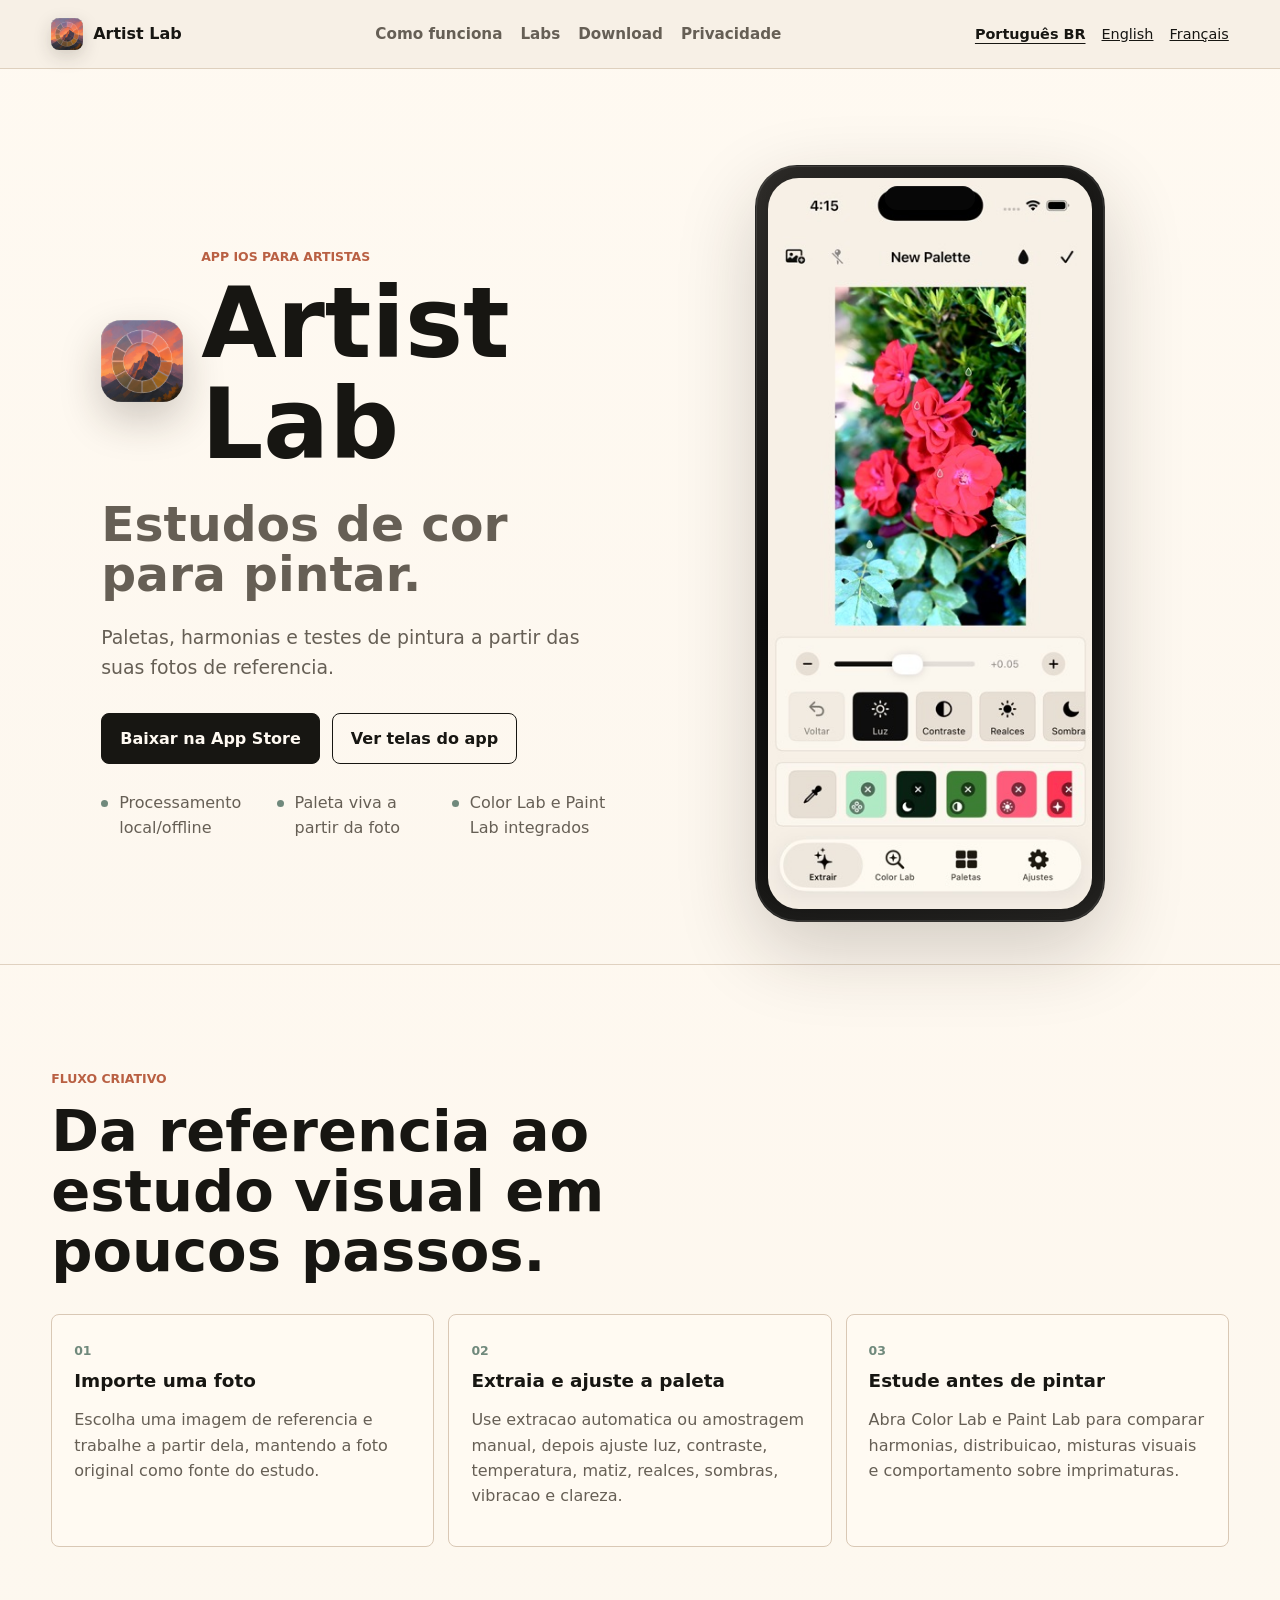
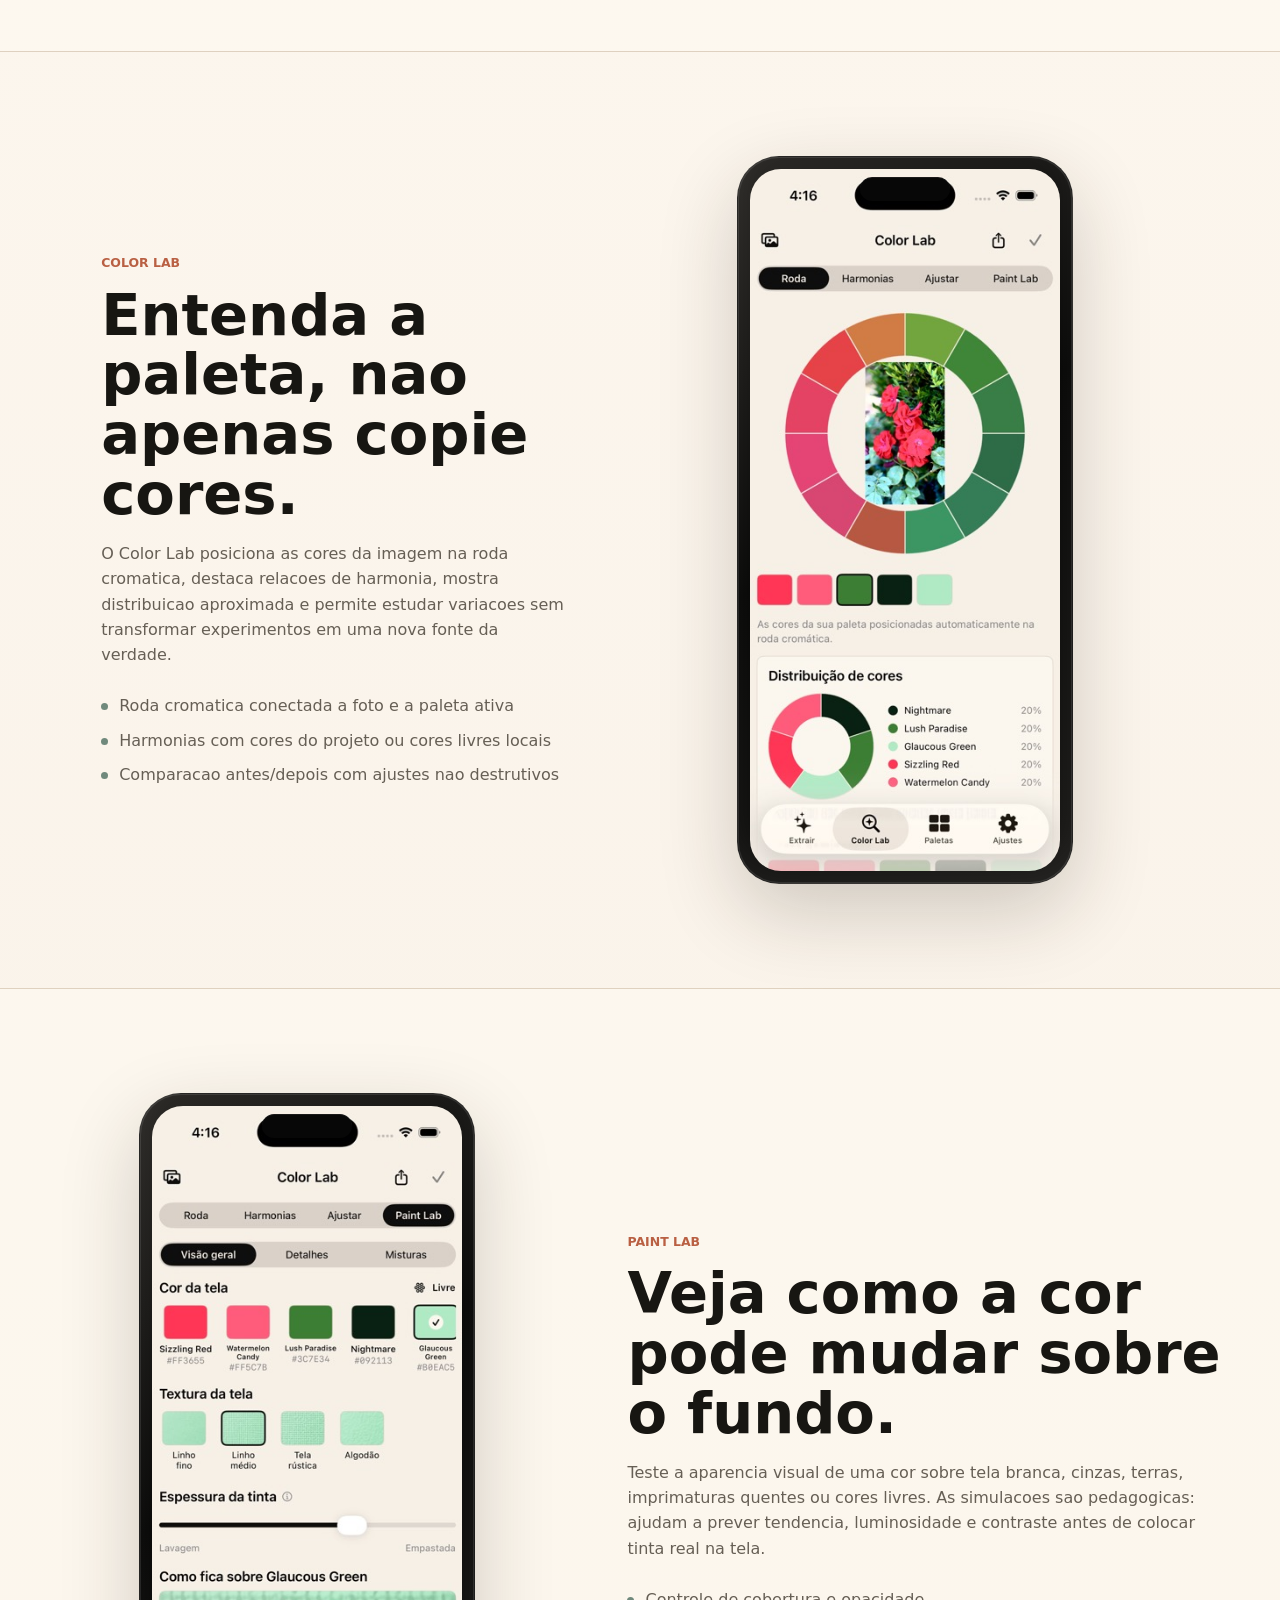
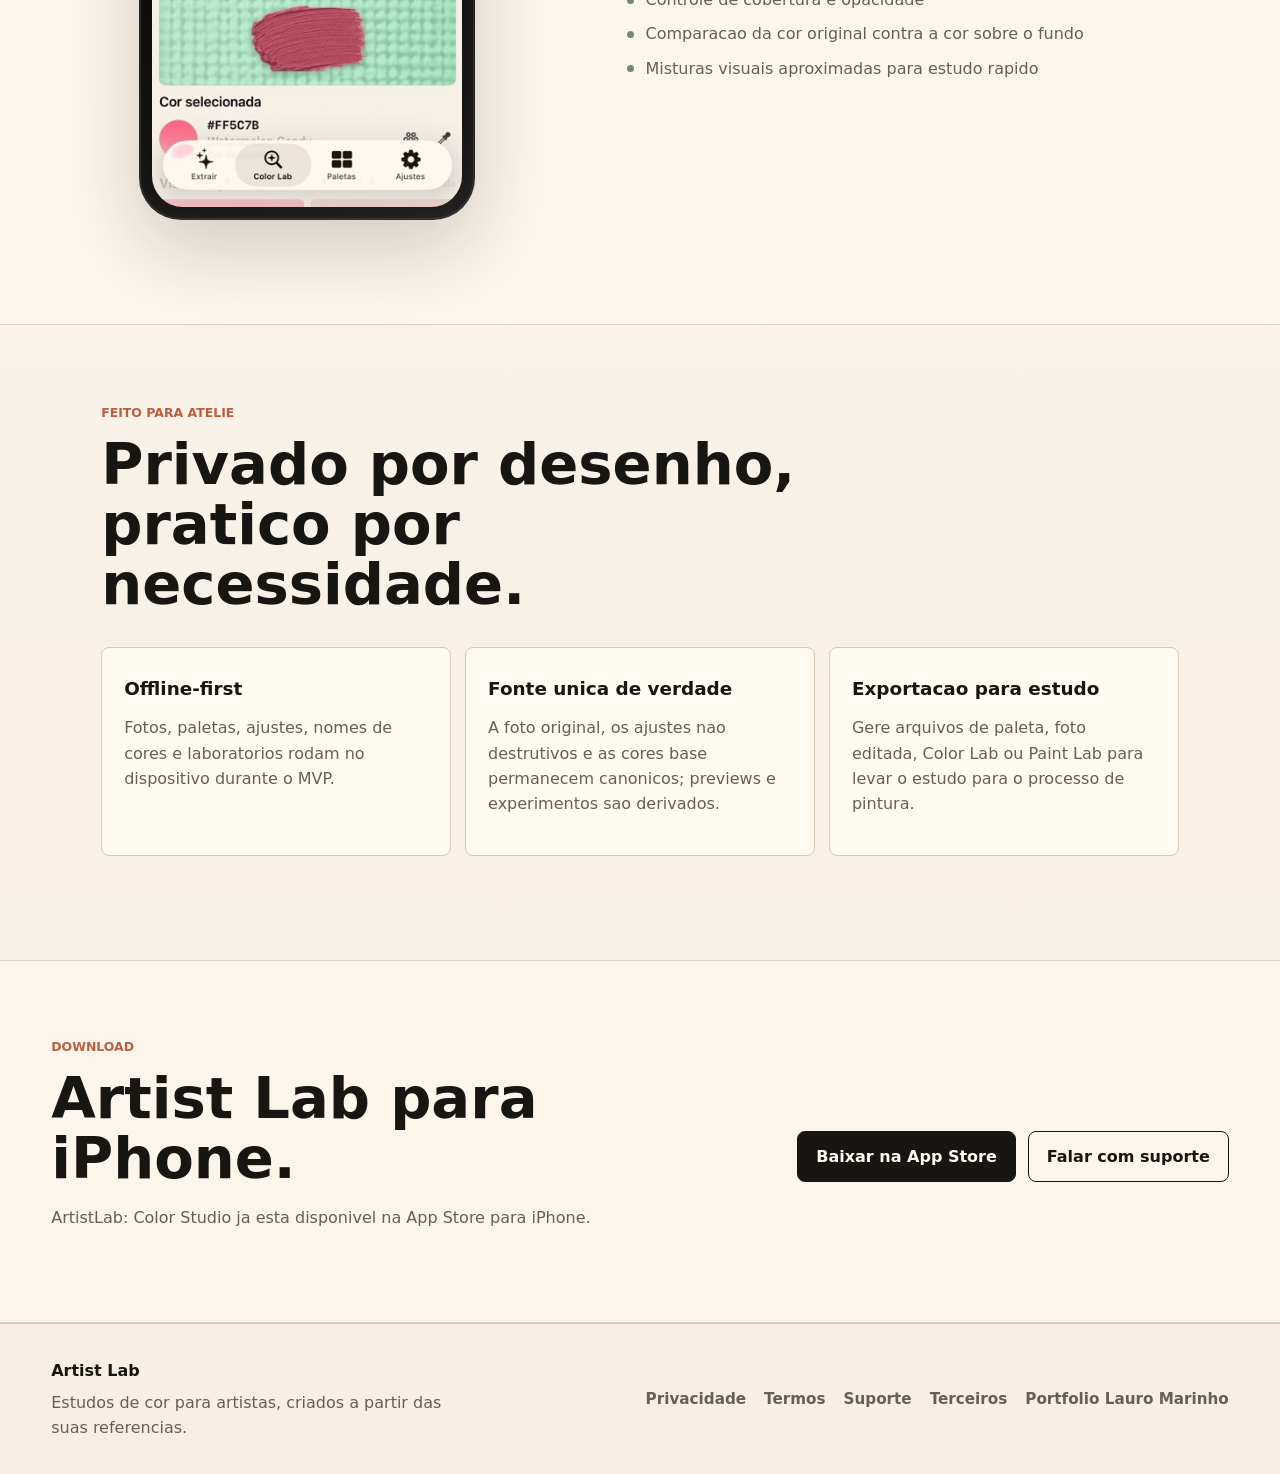
<file: index.html>
<!doctype html>
<html lang="pt-BR">
<head>
  <meta charset="utf-8">
  <meta name="viewport" content="width=device-width, initial-scale=1">
  <meta name="description" content="Artist Lab transforma fotos de referencia em estudos de cor para artistas, com paletas, Color Lab, Paint Lab e exportacoes criadas no dispositivo.">
  <meta property="og:title" content="Artist Lab - Estudos de cor para artistas">
  <meta property="og:description" content="Importe uma foto, extraia uma paleta, estude harmonias e teste a aparencia das cores sobre diferentes fundos.">
  <meta property="og:type" content="website">
  <title>Artist Lab - Estudos de cor para artistas</title>
  <link rel="stylesheet" href="styles.css">

  <link rel="alternate" hreflang="pt-BR" href="index.html">
  <link rel="alternate" hreflang="en-US" href="en/index.html">
  <link rel="alternate" hreflang="fr" href="fr/index.html">
</head>
<body>
  <header class="site-header">
    <a class="brand" href="index.html" aria-label="Página inicial do Artist Lab">
      <img class="brand-icon" src="assets/app-icon.jpg" alt="" width="32" height="32">
      <span>Artist Lab</span>
    </a>
    <nav class="top-nav" aria-label="Navegacao principal">
      <a href="#como-funciona">Como funciona</a>
      <a href="#labs">Labs</a>
      <a href="#download">Download</a>
      <a href="privacy.html">Privacidade</a>
    </nav>
    <nav class="language-nav" aria-label="Idioma"><a href="index.html" lang="pt-BR" hreflang="pt-BR" aria-current="page">Português BR</a><a href="en/index.html" lang="en-US" hreflang="en-US">English</a><a href="fr/index.html" lang="fr" hreflang="fr">Français</a></nav>
  </header>

  <main>
    <section class="hero">
      <div class="hero-copy">
        <div class="app-lockup">
          <img src="assets/app-icon.jpg" alt="" width="82" height="82">
          <div>
            <p class="eyebrow">App iOS para artistas</p>
            <h1>Artist Lab</h1>
          </div>
        </div>
        <p class="hero-title">Estudos de cor para pintar.</p>
        <p class="lead">Paletas, harmonias e testes de pintura a partir das suas fotos de referencia.</p>
        <div class="hero-actions">
          <a class="button primary" href="https://apps.apple.com/br/app/artistlab-color-studio/id6809815086" target="_blank" rel="noopener">Baixar na App Store</a>
          <a class="button secondary" href="#screenshots">Ver telas do app</a>
        </div>
        <ul class="trust-list" aria-label="Diferenciais principais">
          <li>Processamento local/offline</li>
          <li>Paleta viva a partir da foto</li>
          <li>Color Lab e Paint Lab integrados</li>
        </ul>
      </div>

      <div class="hero-visual" aria-label="Previa visual do Artist Lab">
        <figure class="phone-frame main-shot">
          <img src="assets/screenshots/artist-lab-extrair.jpg" alt="Tela Extrair do Artist Lab mostrando uma foto de rosas, pontos de amostragem e a paleta extraida.">
        </figure>
      </div>
    </section>

    <section class="section band" id="como-funciona">
      <div class="section-heading">
        <p class="eyebrow">Fluxo criativo</p>
        <h2>Da referencia ao estudo visual em poucos passos.</h2>
      </div>
      <div class="steps">
        <article>
          <span class="step-number">01</span>
          <h3>Importe uma foto</h3>
          <p>Escolha uma imagem de referencia e trabalhe a partir dela, mantendo a foto original como fonte do estudo.</p>
        </article>
        <article>
          <span class="step-number">02</span>
          <h3>Extraia e ajuste a paleta</h3>
          <p>Use extracao automatica ou amostragem manual, depois ajuste luz, contraste, temperatura, matiz, realces, sombras, vibracao e clareza.</p>
        </article>
        <article>
          <span class="step-number">03</span>
          <h3>Estude antes de pintar</h3>
          <p>Abra Color Lab e Paint Lab para comparar harmonias, distribuicao, misturas visuais e comportamento sobre imprimaturas.</p>
        </article>
      </div>
    </section>

    <section class="section" id="labs">
      <div class="feature-grid">
        <div class="feature-copy">
          <p class="eyebrow">Color Lab</p>
          <h2>Entenda a paleta, nao apenas copie cores.</h2>
          <p>O Color Lab posiciona as cores da imagem na roda cromatica, destaca relacoes de harmonia, mostra distribuicao aproximada e permite estudar variacoes sem transformar experimentos em uma nova fonte da verdade.</p>
          <ul class="check-list">
            <li>Roda cromatica conectada a foto e a paleta ativa</li>
            <li>Harmonias com cores do projeto ou cores livres locais</li>
            <li>Comparacao antes/depois com ajustes nao destrutivos</li>
          </ul>
        </div>
        <figure class="phone-frame tall-shot" id="screenshots">
          <img src="assets/screenshots/artist-lab-color-lab.jpg" alt="Color Lab do Artist Lab com foto no centro da roda cromatica, swatches e distribuicao de cores.">
        </figure>
      </div>
    </section>

    <section class="section split-band">
      <figure class="phone-frame wide-shot">
        <img src="assets/screenshots/artist-lab-paint-lab.jpg" alt="Paint Lab do Artist Lab mostrando cor da tela, textura, espessura da tinta e pincelada sobre fundo verde.">
      </figure>
      <div class="feature-copy">
        <p class="eyebrow">Paint Lab</p>
        <h2>Veja como a cor pode mudar sobre o fundo.</h2>
        <p>Teste a aparencia visual de uma cor sobre tela branca, cinzas, terras, imprimaturas quentes ou cores livres. As simulacoes sao pedagogicas: ajudam a prever tendencia, luminosidade e contraste antes de colocar tinta real na tela.</p>
        <ul class="check-list">
          <li>Controle de cobertura e opacidade</li>
          <li>Comparacao da cor original contra a cor sobre o fundo</li>
          <li>Misturas visuais aproximadas para estudo rapido</li>
        </ul>
      </div>
    </section>

    <section class="section compact">
      <div class="section-heading">
        <p class="eyebrow">Feito para atelie</p>
        <h2>Privado por desenho, pratico por necessidade.</h2>
      </div>
      <div class="principles">
        <article>
          <h3>Offline-first</h3>
          <p>Fotos, paletas, ajustes, nomes de cores e laboratorios rodam no dispositivo durante o MVP.</p>
        </article>
        <article>
          <h3>Fonte unica de verdade</h3>
          <p>A foto original, os ajustes nao destrutivos e as cores base permanecem canonicos; previews e experimentos sao derivados.</p>
        </article>
        <article>
          <h3>Exportacao para estudo</h3>
          <p>Gere arquivos de paleta, foto editada, Color Lab ou Paint Lab para levar o estudo para o processo de pintura.</p>
        </article>
      </div>
    </section>

    <section class="download-section" id="download">
      <div>
        <p class="eyebrow">Download</p>
        <h2>Artist Lab para iPhone.</h2>
        <p>ArtistLab: Color Studio ja esta disponivel na App Store para iPhone.</p>
      </div>
      <div class="download-actions">
        <a class="store-placeholder" href="https://apps.apple.com/br/app/artistlab-color-studio/id6809815086" target="_blank" rel="noopener" aria-label="Baixar ArtistLab: Color Studio na App Store">Baixar na App Store</a>
        <a class="button secondary" href="support.html">Falar com suporte</a>
      </div>
    </section>
  </main>

  <footer class="site-footer">
    <div>
      <strong>Artist Lab</strong>
      <p>Estudos de cor para artistas, criados a partir das suas referencias.</p>
    </div>
    <nav aria-label="Links institucionais">
      <a href="privacy.html">Privacidade</a>
      <a href="terms.html">Termos</a>
      <a href="support.html">Suporte</a>
      <a href="third-party-notices.html">Terceiros</a>
      <a href="https://lauromarinho.github.io">Portfolio Lauro Marinho</a>
    </nav>
  </footer>
</body>
</html>
</file>
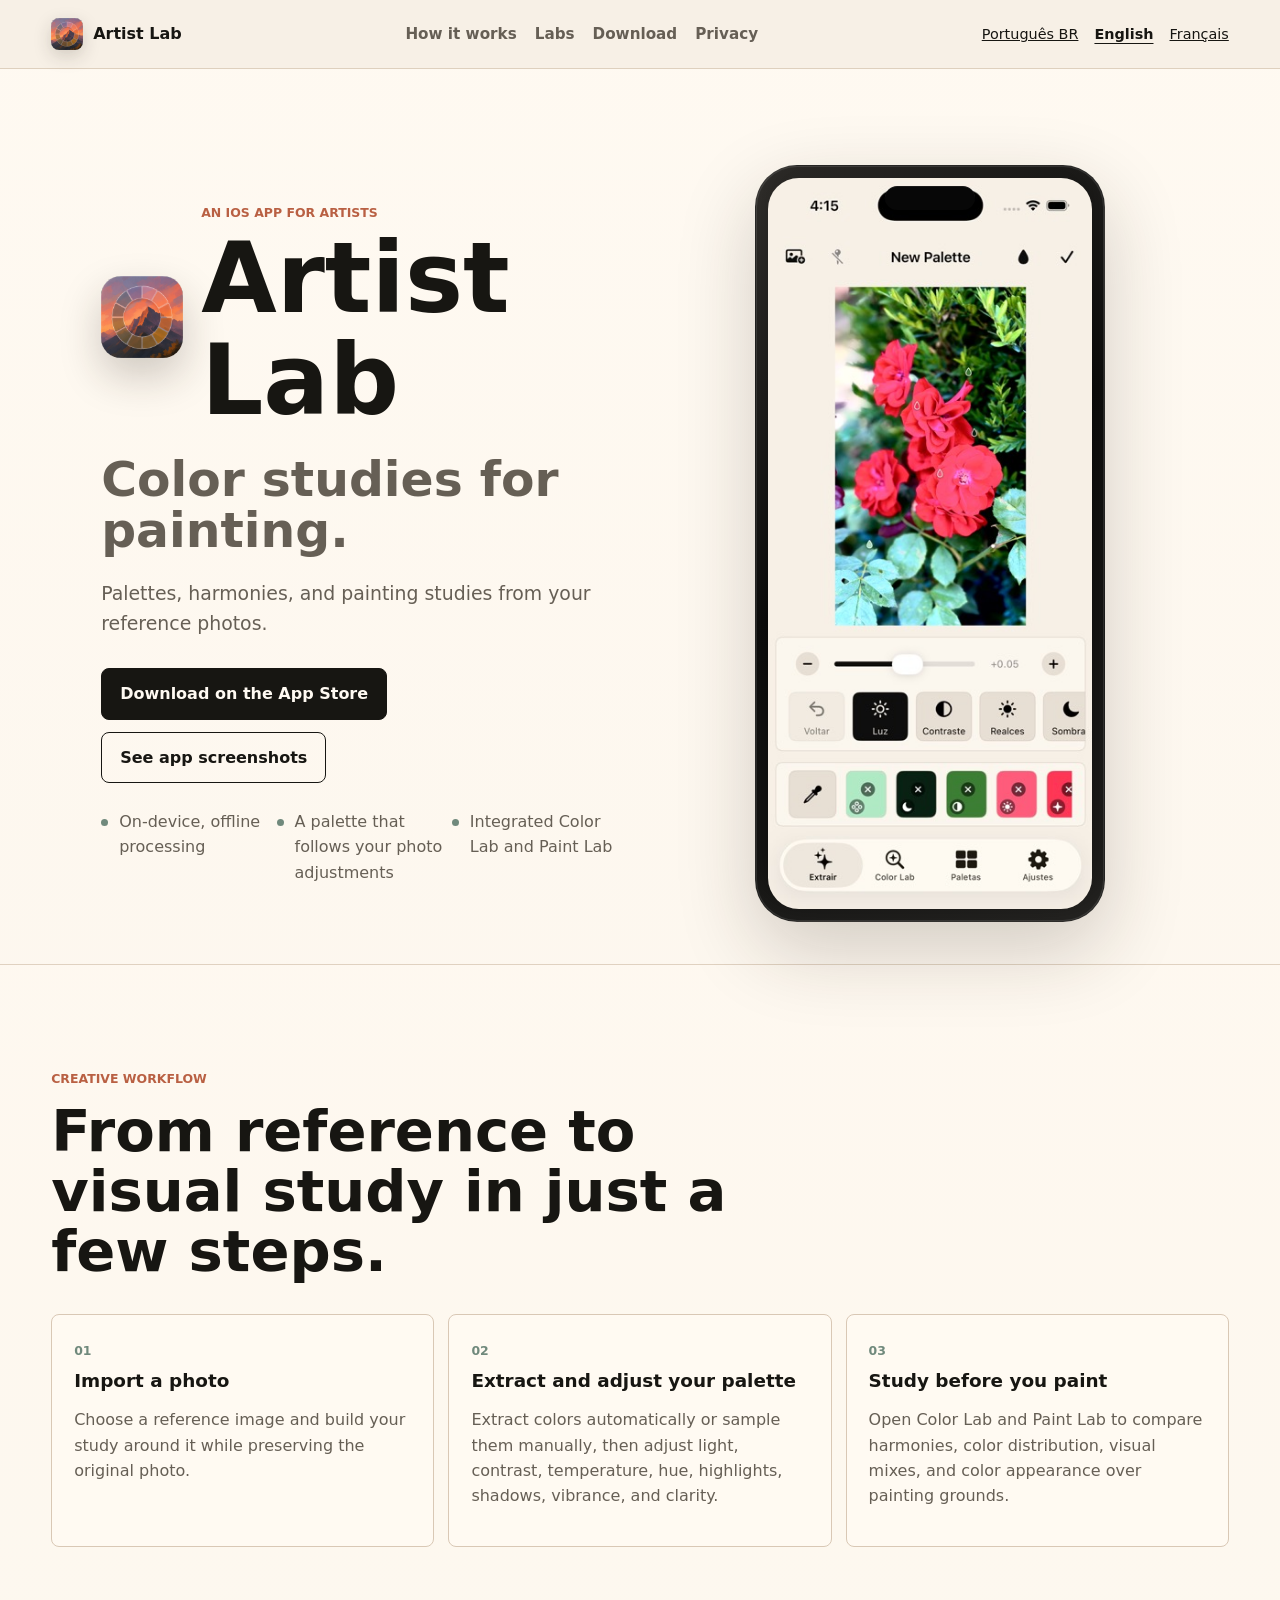
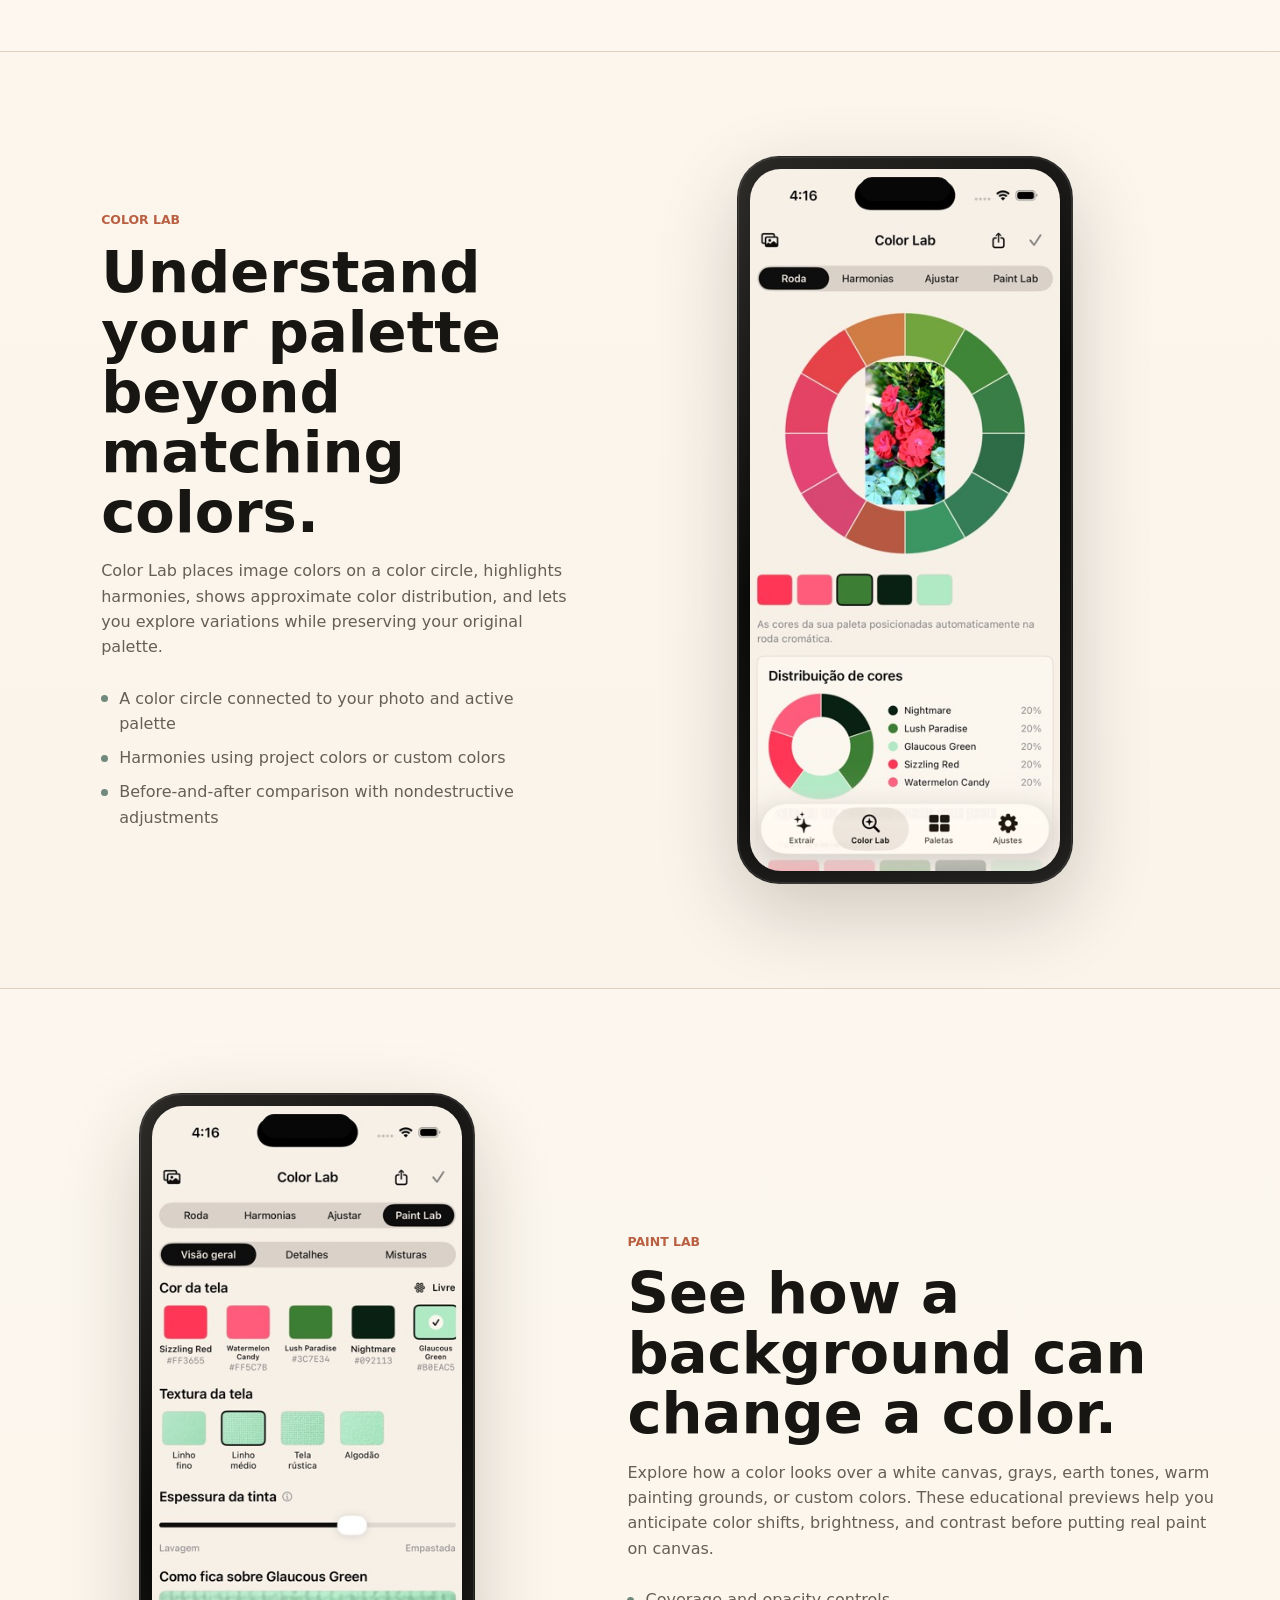
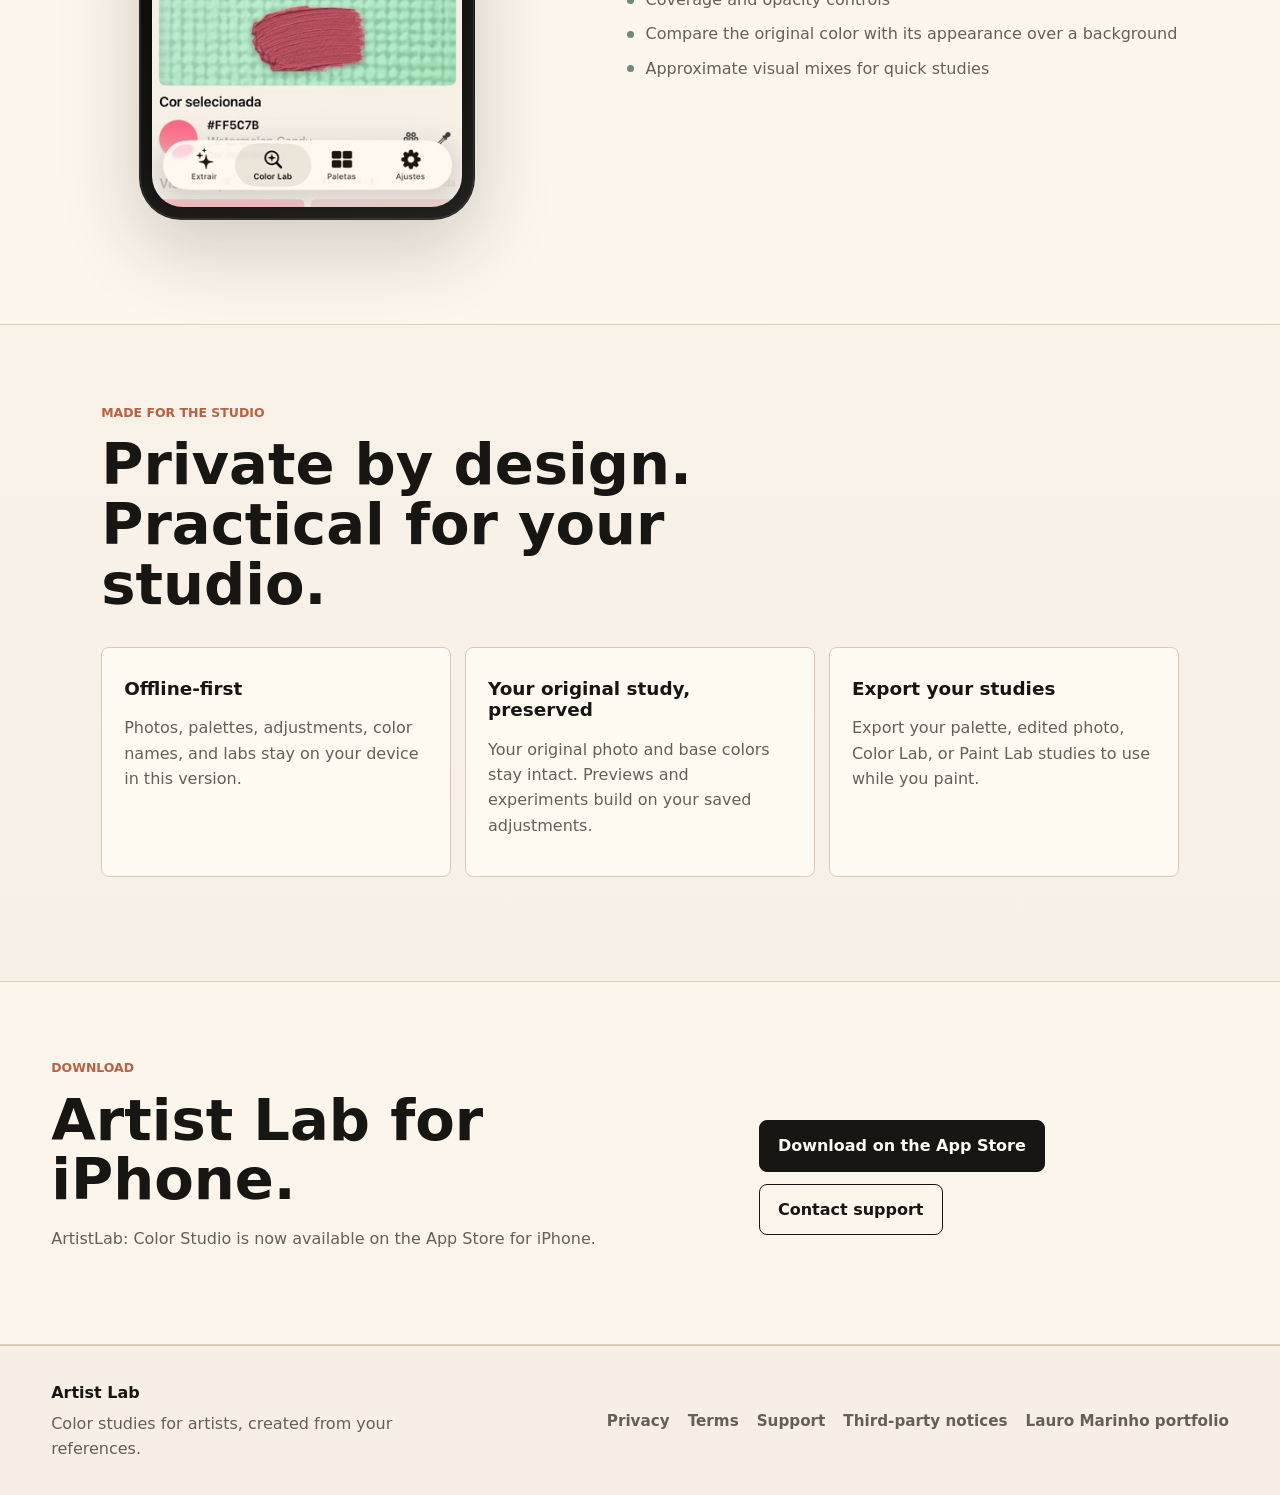
<file: en/index.html>
<!doctype html>
<html lang="en-US">
<head>
  <meta charset="utf-8">
  <meta name="viewport" content="width=device-width, initial-scale=1">
  <meta name="description" content="Artist Lab turns reference photos into color studies for artists, with palettes, Color Lab, Paint Lab, and on-device exports.">
  <meta property="og:title" content="Artist Lab - Color studies for artists">
  <meta property="og:description" content="Import a photo, extract a palette, study harmonies, and explore how colors look on different backgrounds.">
  <meta property="og:type" content="website">
  <title>Artist Lab - Color studies for artists</title>
  <link rel="stylesheet" href="../styles.css">

  <link rel="alternate" hreflang="pt-BR" href="../index.html">
  <link rel="alternate" hreflang="en-US" href="index.html">
  <link rel="alternate" hreflang="fr" href="../fr/index.html">
</head>
<body>
  <header class="site-header">
    <a class="brand" href="index.html" aria-label="Artist Lab home">
      <img class="brand-icon" src="../assets/app-icon.jpg" alt="" width="32" height="32">
      <span>Artist Lab</span>
    </a>
    <nav class="top-nav" aria-label="Main navigation">
      <a href="#como-funciona">How it works</a>
      <a href="#labs">Labs</a>
      <a href="#download">Download</a>
      <a href="privacy.html">Privacy</a>
    </nav>
    <nav class="language-nav" aria-label="Language"><a href="../index.html" lang="pt-BR" hreflang="pt-BR">Português BR</a><a href="index.html" lang="en-US" hreflang="en-US" aria-current="page">English</a><a href="../fr/index.html" lang="fr" hreflang="fr">Français</a></nav>
  </header>

  <main>
    <section class="hero">
      <div class="hero-copy">
        <div class="app-lockup">
          <img src="../assets/app-icon.jpg" alt="" width="82" height="82">
          <div>
            <p class="eyebrow">An iOS app for artists</p>
            <h1>Artist Lab</h1>
          </div>
        </div>
        <p class="hero-title">Color studies for painting.</p>
        <p class="lead">Palettes, harmonies, and painting studies from your reference photos.</p>
        <div class="hero-actions">
          <a class="button primary" href="https://apps.apple.com/br/app/artistlab-color-studio/id6809815086" target="_blank" rel="noopener">Download on the App Store</a>
          <a class="button secondary" href="#screenshots">See app screenshots</a>
        </div>
        <ul class="trust-list" aria-label="Key features">
          <li>On-device, offline processing</li>
          <li>A palette that follows your photo adjustments</li>
          <li>Integrated Color Lab and Paint Lab</li>
        </ul>
      </div>

      <div class="hero-visual" aria-label="Artist Lab preview">
        <figure class="phone-frame main-shot">
          <img src="../assets/screenshots/artist-lab-extrair.jpg" alt="Artist Lab Extract view showing a photo of roses, sampling points, and an extracted palette.">
        </figure>
      </div>
    </section>

    <section class="section band" id="como-funciona">
      <div class="section-heading">
        <p class="eyebrow">Creative workflow</p>
        <h2>From reference to visual study in just a few steps.</h2>
      </div>
      <div class="steps">
        <article>
          <span class="step-number">01</span>
          <h3>Import a photo</h3>
          <p>Choose a reference image and build your study around it while preserving the original photo.</p>
        </article>
        <article>
          <span class="step-number">02</span>
          <h3>Extract and adjust your palette</h3>
          <p>Extract colors automatically or sample them manually, then adjust light, contrast, temperature, hue, highlights, shadows, vibrance, and clarity.</p>
        </article>
        <article>
          <span class="step-number">03</span>
          <h3>Study before you paint</h3>
          <p>Open Color Lab and Paint Lab to compare harmonies, color distribution, visual mixes, and color appearance over painting grounds.</p>
        </article>
      </div>
    </section>

    <section class="section" id="labs">
      <div class="feature-grid">
        <div class="feature-copy">
          <p class="eyebrow">Color Lab</p>
          <h2>Understand your palette beyond matching colors.</h2>
          <p>Color Lab places image colors on a color circle, highlights harmonies, shows approximate color distribution, and lets you explore variations while preserving your original palette.</p>
          <ul class="check-list">
            <li>A color circle connected to your photo and active palette</li>
            <li>Harmonies using project colors or custom colors</li>
            <li>Before-and-after comparison with nondestructive adjustments</li>
          </ul>
        </div>
        <figure class="phone-frame tall-shot" id="screenshots">
          <img src="../assets/screenshots/artist-lab-color-lab.jpg" alt="Artist Lab Color Lab with a photo at the center of the color circle, color swatches, and color distribution.">
        </figure>
      </div>
    </section>

    <section class="section split-band">
      <figure class="phone-frame wide-shot">
        <img src="../assets/screenshots/artist-lab-paint-lab.jpg" alt="Artist Lab Paint Lab showing canvas color, texture, paint thickness, and a brushstroke over a green background.">
      </figure>
      <div class="feature-copy">
        <p class="eyebrow">Paint Lab</p>
        <h2>See how a background can change a color.</h2>
        <p>Explore how a color looks over a white canvas, grays, earth tones, warm painting grounds, or custom colors. These educational previews help you anticipate color shifts, brightness, and contrast before putting real paint on canvas.</p>
        <ul class="check-list">
          <li>Coverage and opacity controls</li>
          <li>Compare the original color with its appearance over a background</li>
          <li>Approximate visual mixes for quick studies</li>
        </ul>
      </div>
    </section>

    <section class="section compact">
      <div class="section-heading">
        <p class="eyebrow">Made for the studio</p>
        <h2>Private by design. Practical for your studio.</h2>
      </div>
      <div class="principles">
        <article>
          <h3>Offline-first</h3>
          <p>Photos, palettes, adjustments, color names, and labs stay on your device in this version.</p>
        </article>
        <article>
          <h3>Your original study, preserved</h3>
          <p>Your original photo and base colors stay intact. Previews and experiments build on your saved adjustments.</p>
        </article>
        <article>
          <h3>Export your studies</h3>
          <p>Export your palette, edited photo, Color Lab, or Paint Lab studies to use while you paint.</p>
        </article>
      </div>
    </section>

    <section class="download-section" id="download">
      <div>
        <p class="eyebrow">Download</p>
        <h2>Artist Lab for iPhone.</h2>
        <p>ArtistLab: Color Studio is now available on the App Store for iPhone.</p>
      </div>
      <div class="download-actions">
        <a class="store-placeholder" href="https://apps.apple.com/br/app/artistlab-color-studio/id6809815086" target="_blank" rel="noopener" aria-label="Download ArtistLab: Color Studio on the App Store">Download on the App Store</a>
        <a class="button secondary" href="support.html">Contact support</a>
      </div>
    </section>
  </main>

  <footer class="site-footer">
    <div>
      <strong>Artist Lab</strong>
      <p>Color studies for artists, created from your references.</p>
    </div>
    <nav aria-label="Legal and support links">
      <a href="privacy.html">Privacy</a>
      <a href="terms.html">Terms</a>
      <a href="support.html">Support</a>
      <a href="third-party-notices.html">Third-party notices</a>
      <a href="https://lauromarinho.github.io">Lauro Marinho portfolio</a>
    </nav>
  </footer>
</body>
</html>
</file>
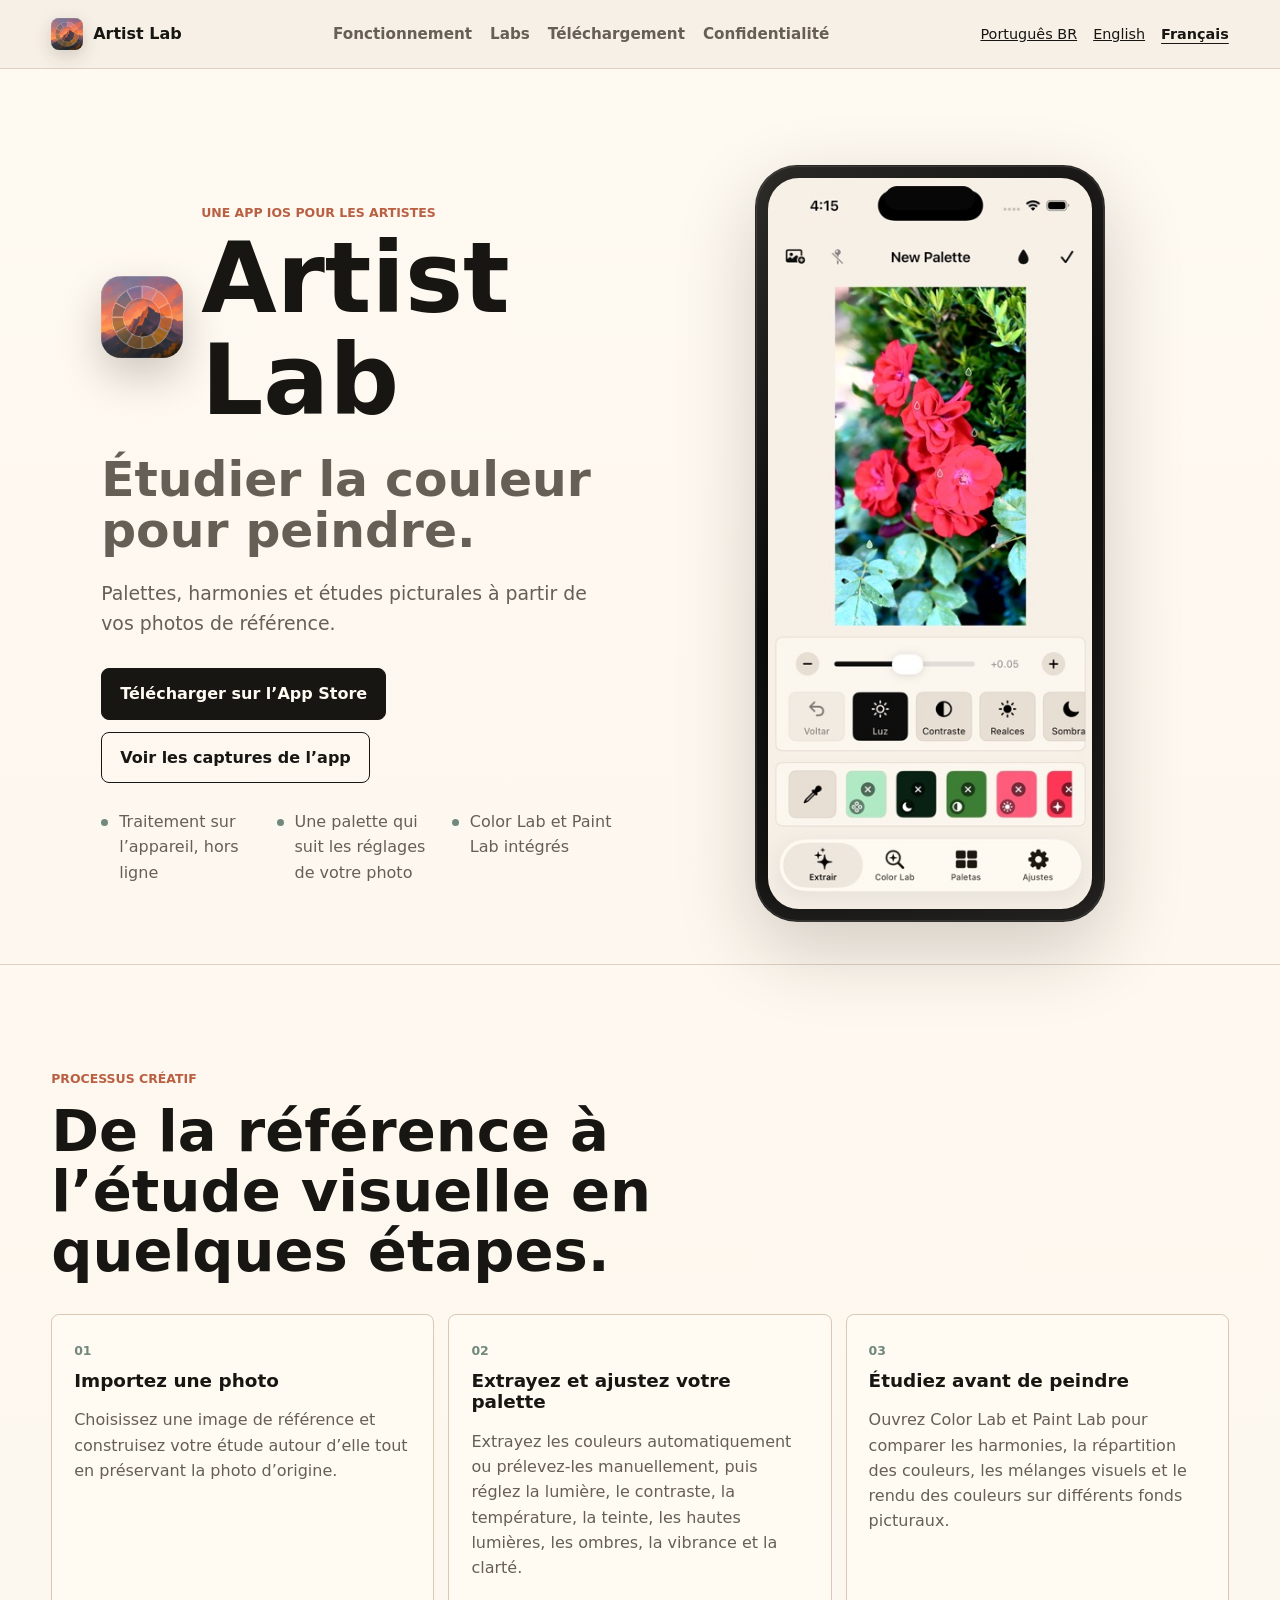
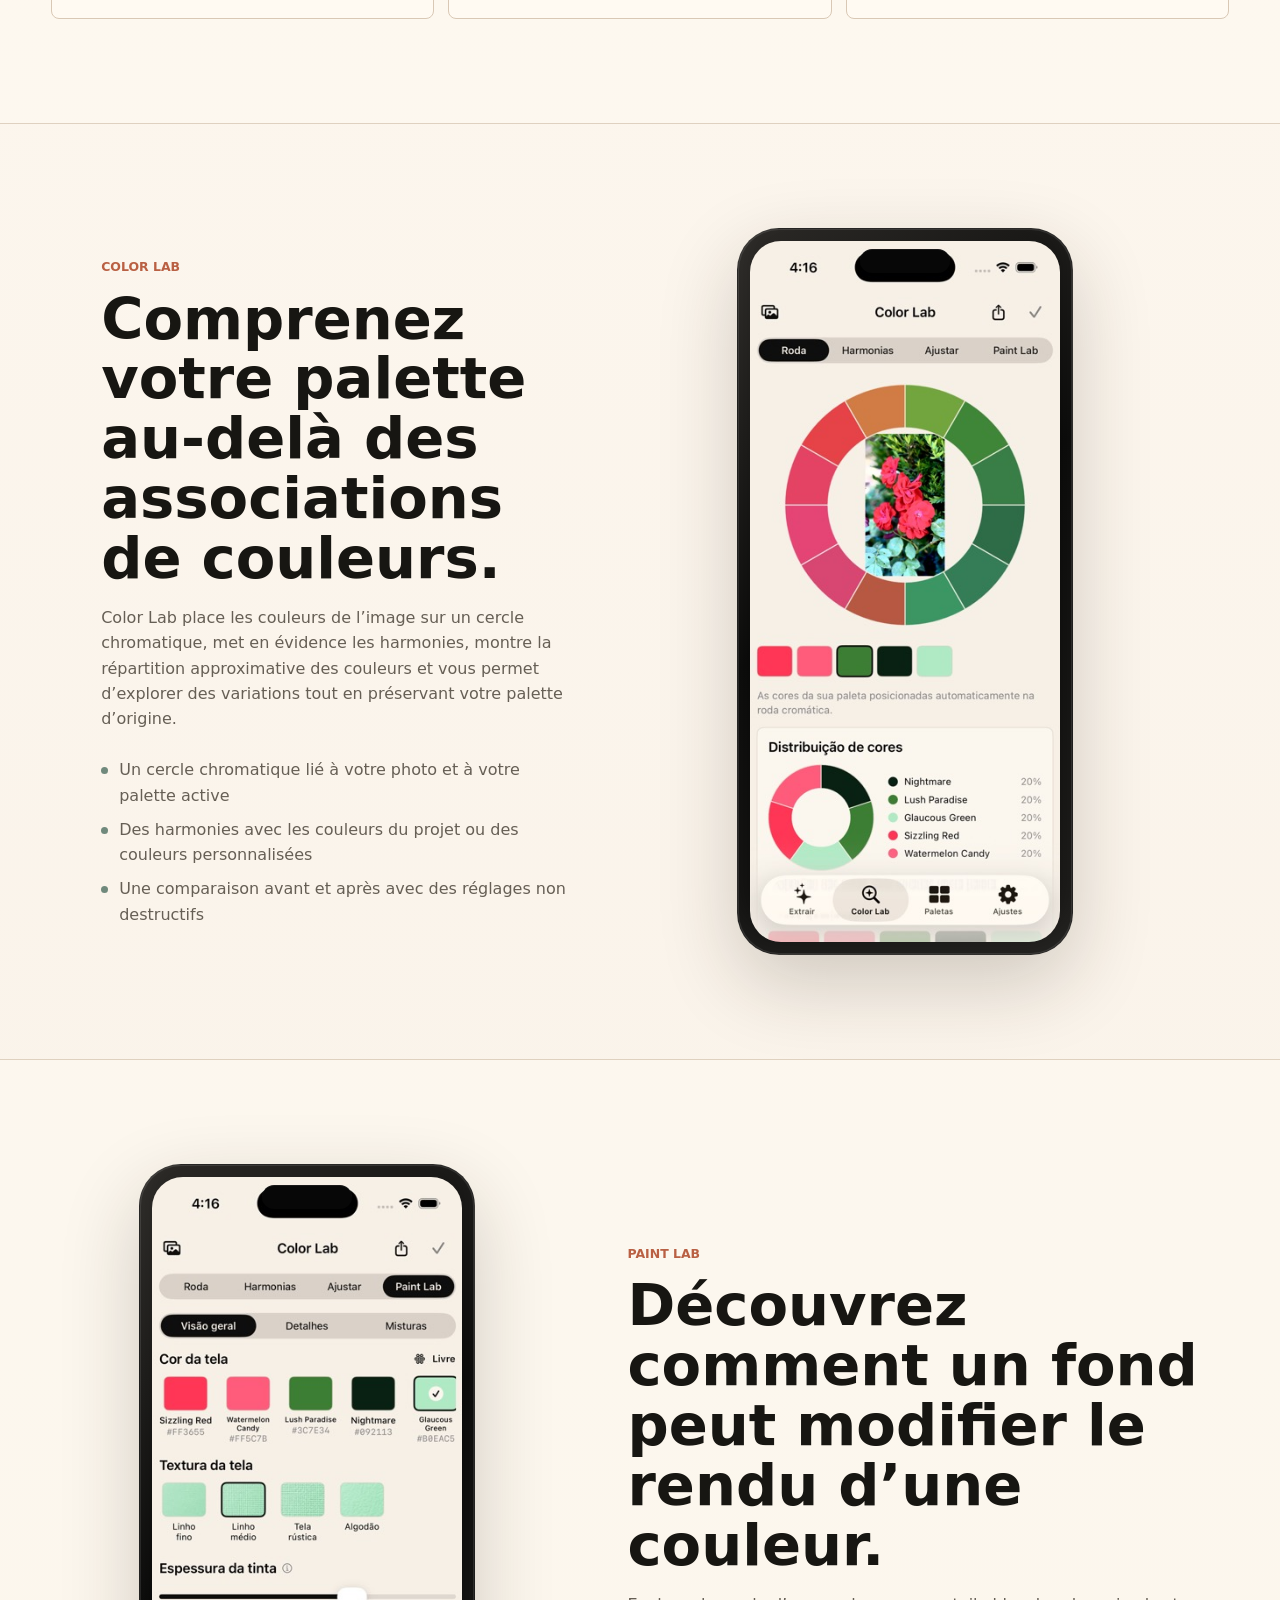
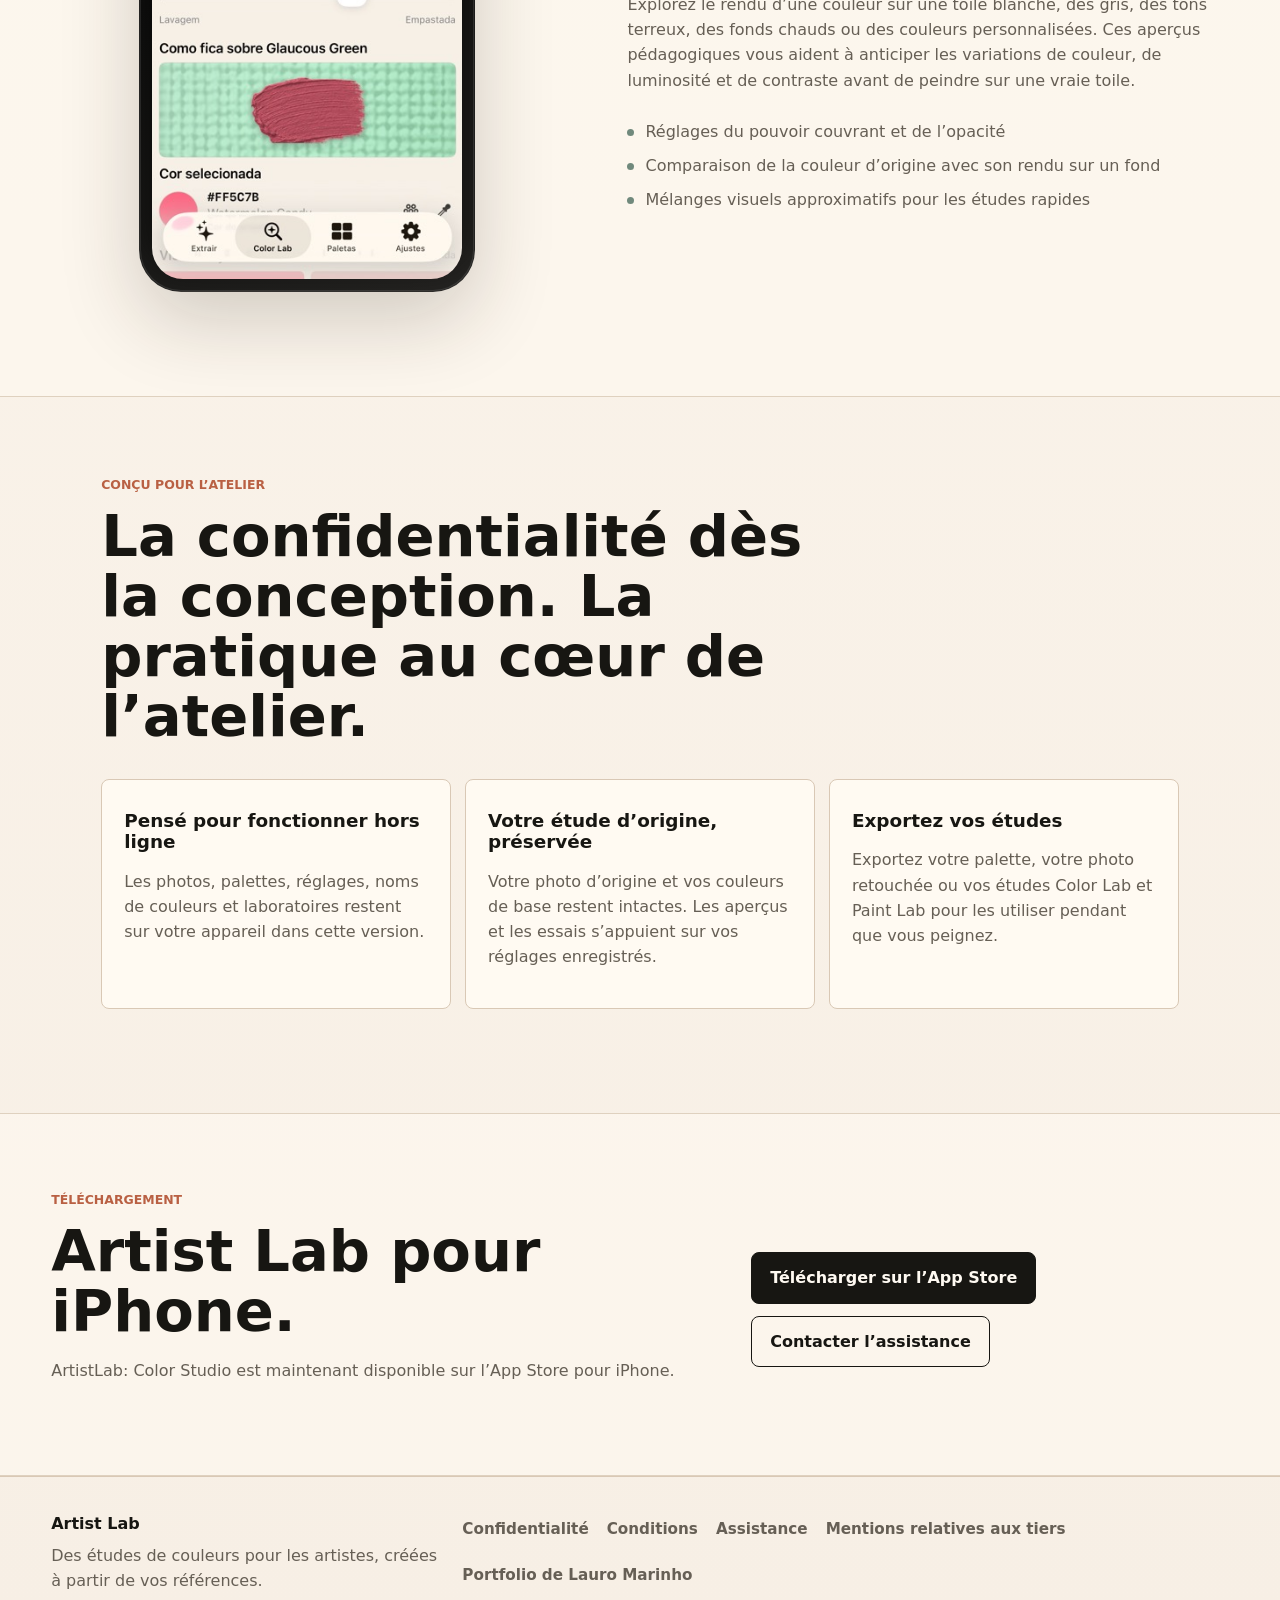
<file: fr/index.html>
<!doctype html>
<html lang="fr">
<head>
  <meta charset="utf-8">
  <meta name="viewport" content="width=device-width, initial-scale=1">
  <meta name="description" content="Artist Lab transforme vos photos de référence en études de couleurs pour les artistes, avec palettes, Color Lab, Paint Lab et exportations sur l’appareil.">
  <meta property="og:title" content="Artist Lab — Études de couleurs pour les artistes">
  <meta property="og:description" content="Importez une photo, extrayez une palette, étudiez les harmonies et explorez le rendu des couleurs sur différents fonds.">
  <meta property="og:type" content="website">
  <title>Artist Lab — Études de couleurs pour les artistes</title>
  <link rel="stylesheet" href="../styles.css">

  <link rel="alternate" hreflang="pt-BR" href="../index.html">
  <link rel="alternate" hreflang="en-US" href="../en/index.html">
  <link rel="alternate" hreflang="fr" href="index.html">
</head>
<body>
  <header class="site-header">
    <a class="brand" href="index.html" aria-label="Accueil Artist Lab">
      <img class="brand-icon" src="../assets/app-icon.jpg" alt="" width="32" height="32">
      <span>Artist Lab</span>
    </a>
    <nav class="top-nav" aria-label="Navigation principale">
      <a href="#como-funciona">Fonctionnement</a>
      <a href="#labs">Labs</a>
      <a href="#download">Téléchargement</a>
      <a href="privacy.html">Confidentialité</a>
    </nav>
    <nav class="language-nav" aria-label="Langue"><a href="../index.html" lang="pt-BR" hreflang="pt-BR">Português BR</a><a href="../en/index.html" lang="en-US" hreflang="en-US">English</a><a href="index.html" lang="fr" hreflang="fr" aria-current="page">Français</a></nav>
  </header>

  <main>
    <section class="hero">
      <div class="hero-copy">
        <div class="app-lockup">
          <img src="../assets/app-icon.jpg" alt="" width="82" height="82">
          <div>
            <p class="eyebrow">Une app iOS pour les artistes</p>
            <h1>Artist Lab</h1>
          </div>
        </div>
        <p class="hero-title">Étudier la couleur pour peindre.</p>
        <p class="lead">Palettes, harmonies et études picturales à partir de vos photos de référence.</p>
        <div class="hero-actions">
          <a class="button primary" href="https://apps.apple.com/br/app/artistlab-color-studio/id6809815086" target="_blank" rel="noopener">Télécharger sur l’App Store</a>
          <a class="button secondary" href="#screenshots">Voir les captures de l’app</a>
        </div>
        <ul class="trust-list" aria-label="Fonctionnalités principales">
          <li>Traitement sur l’appareil, hors ligne</li>
          <li>Une palette qui suit les réglages de votre photo</li>
          <li>Color Lab et Paint Lab intégrés</li>
        </ul>
      </div>

      <div class="hero-visual" aria-label="Aperçu d’Artist Lab">
        <figure class="phone-frame main-shot">
          <img src="../assets/screenshots/artist-lab-extrair.jpg" alt="Vue Extraire d’Artist Lab montrant une photo de roses, des points de prélèvement et une palette extraite.">
        </figure>
      </div>
    </section>

    <section class="section band" id="como-funciona">
      <div class="section-heading">
        <p class="eyebrow">Processus créatif</p>
        <h2>De la référence à l’étude visuelle en quelques étapes.</h2>
      </div>
      <div class="steps">
        <article>
          <span class="step-number">01</span>
          <h3>Importez une photo</h3>
          <p>Choisissez une image de référence et construisez votre étude autour d’elle tout en préservant la photo d’origine.</p>
        </article>
        <article>
          <span class="step-number">02</span>
          <h3>Extrayez et ajustez votre palette</h3>
          <p>Extrayez les couleurs automatiquement ou prélevez-les manuellement, puis réglez la lumière, le contraste, la température, la teinte, les hautes lumières, les ombres, la vibrance et la clarté.</p>
        </article>
        <article>
          <span class="step-number">03</span>
          <h3>Étudiez avant de peindre</h3>
          <p>Ouvrez Color Lab et Paint Lab pour comparer les harmonies, la répartition des couleurs, les mélanges visuels et le rendu des couleurs sur différents fonds picturaux.</p>
        </article>
      </div>
    </section>

    <section class="section" id="labs">
      <div class="feature-grid">
        <div class="feature-copy">
          <p class="eyebrow">Color Lab</p>
          <h2>Comprenez votre palette au-delà des associations de couleurs.</h2>
          <p>Color Lab place les couleurs de l’image sur un cercle chromatique, met en évidence les harmonies, montre la répartition approximative des couleurs et vous permet d’explorer des variations tout en préservant votre palette d’origine.</p>
          <ul class="check-list">
            <li>Un cercle chromatique lié à votre photo et à votre palette active</li>
            <li>Des harmonies avec les couleurs du projet ou des couleurs personnalisées</li>
            <li>Une comparaison avant et après avec des réglages non destructifs</li>
          </ul>
        </div>
        <figure class="phone-frame tall-shot" id="screenshots">
          <img src="../assets/screenshots/artist-lab-color-lab.jpg" alt="Color Lab d’Artist Lab avec une photo au centre du cercle chromatique, des échantillons de couleurs et leur répartition.">
        </figure>
      </div>
    </section>

    <section class="section split-band">
      <figure class="phone-frame wide-shot">
        <img src="../assets/screenshots/artist-lab-paint-lab.jpg" alt="Paint Lab d’Artist Lab montrant la couleur de la toile, sa texture, l’épaisseur de peinture et un coup de pinceau sur un fond vert.">
      </figure>
      <div class="feature-copy">
        <p class="eyebrow">Paint Lab</p>
        <h2>Découvrez comment un fond peut modifier le rendu d’une couleur.</h2>
        <p>Explorez le rendu d’une couleur sur une toile blanche, des gris, des tons terreux, des fonds chauds ou des couleurs personnalisées. Ces aperçus pédagogiques vous aident à anticiper les variations de couleur, de luminosité et de contraste avant de peindre sur une vraie toile.</p>
        <ul class="check-list">
          <li>Réglages du pouvoir couvrant et de l’opacité</li>
          <li>Comparaison de la couleur d’origine avec son rendu sur un fond</li>
          <li>Mélanges visuels approximatifs pour les études rapides</li>
        </ul>
      </div>
    </section>

    <section class="section compact">
      <div class="section-heading">
        <p class="eyebrow">Conçu pour l’atelier</p>
        <h2>La confidentialité dès la conception. La pratique au cœur de l’atelier.</h2>
      </div>
      <div class="principles">
        <article>
          <h3>Pensé pour fonctionner hors ligne</h3>
          <p>Les photos, palettes, réglages, noms de couleurs et laboratoires restent sur votre appareil dans cette version.</p>
        </article>
        <article>
          <h3>Votre étude d’origine, préservée</h3>
          <p>Votre photo d’origine et vos couleurs de base restent intactes. Les aperçus et les essais s’appuient sur vos réglages enregistrés.</p>
        </article>
        <article>
          <h3>Exportez vos études</h3>
          <p>Exportez votre palette, votre photo retouchée ou vos études Color Lab et Paint Lab pour les utiliser pendant que vous peignez.</p>
        </article>
      </div>
    </section>

    <section class="download-section" id="download">
      <div>
        <p class="eyebrow">Téléchargement</p>
        <h2>Artist Lab pour iPhone.</h2>
        <p>ArtistLab: Color Studio est maintenant disponible sur l’App Store pour iPhone.</p>
      </div>
      <div class="download-actions">
        <a class="store-placeholder" href="https://apps.apple.com/br/app/artistlab-color-studio/id6809815086" target="_blank" rel="noopener" aria-label="Télécharger ArtistLab: Color Studio sur l’App Store">Télécharger sur l’App Store</a>
        <a class="button secondary" href="support.html">Contacter l’assistance</a>
      </div>
    </section>
  </main>

  <footer class="site-footer">
    <div>
      <strong>Artist Lab</strong>
      <p>Des études de couleurs pour les artistes, créées à partir de vos références.</p>
    </div>
    <nav aria-label="Liens juridiques et assistance">
      <a href="privacy.html">Confidentialité</a>
      <a href="terms.html">Conditions</a>
      <a href="support.html">Assistance</a>
      <a href="third-party-notices.html">Mentions relatives aux tiers</a>
      <a href="https://lauromarinho.github.io">Portfolio de Lauro Marinho</a>
    </nav>
  </footer>
</body>
</html>
</file>
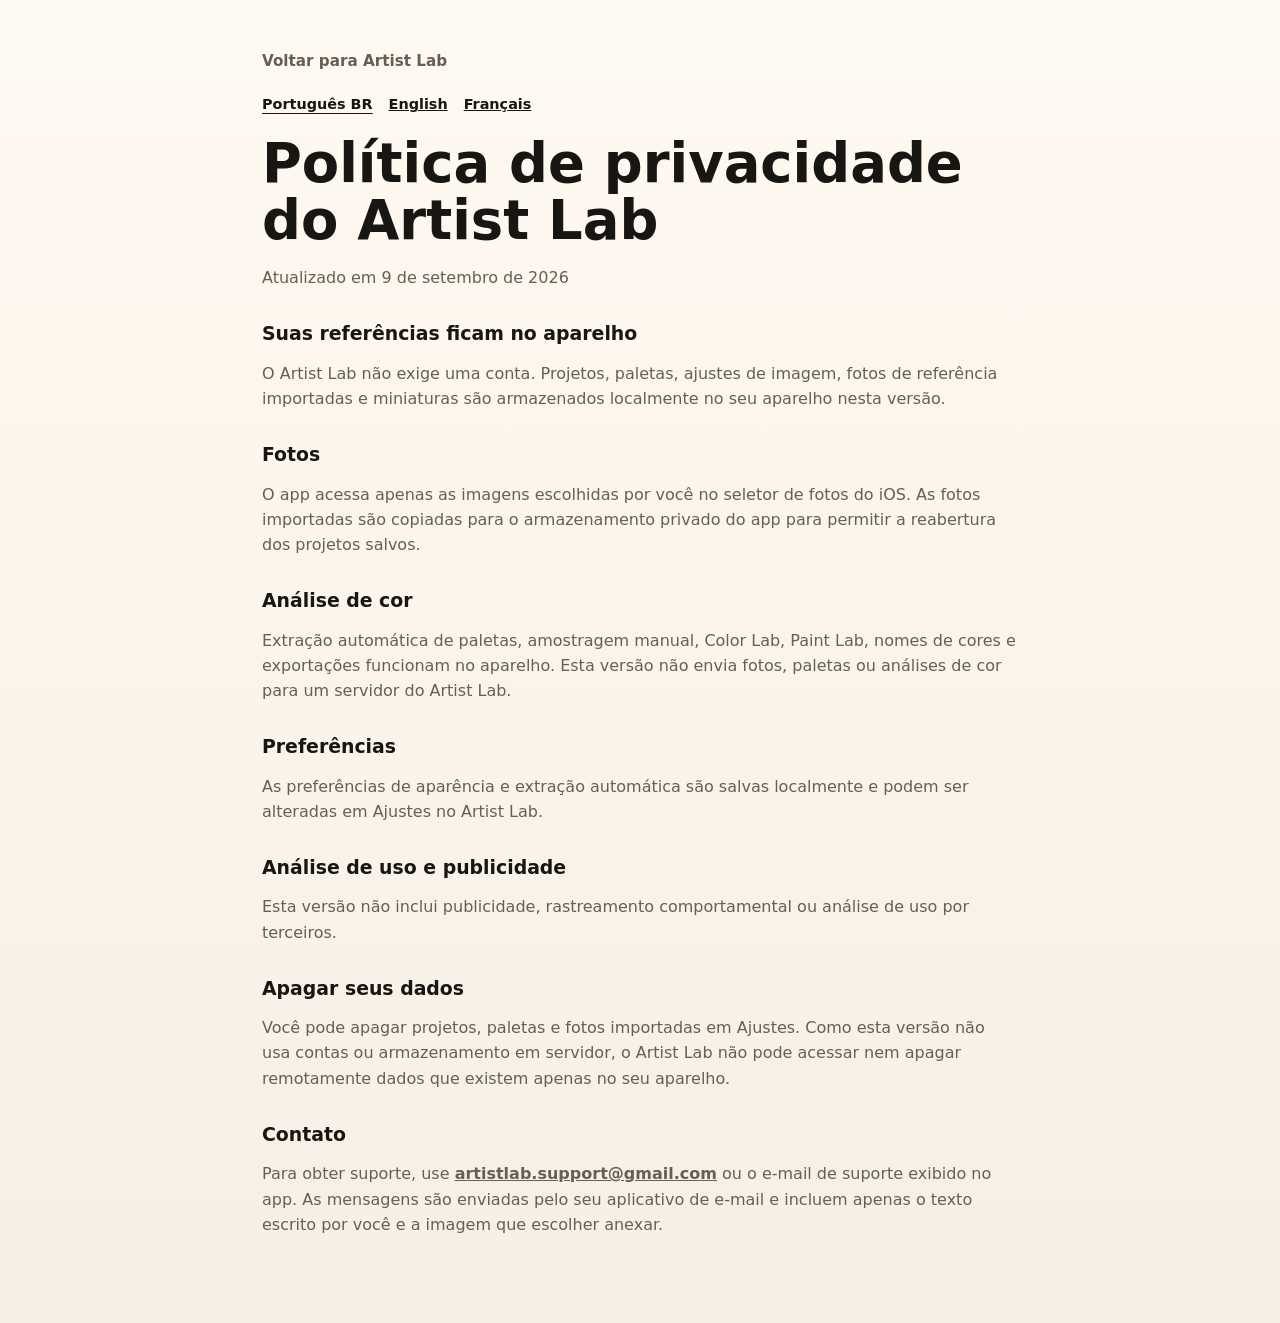
<file: privacy.html>
<!doctype html>
<html lang="pt-BR">
<head>
  <meta charset="utf-8">
  <meta name="viewport" content="width=device-width, initial-scale=1">
  <title>Política de privacidade do Artist Lab</title>
  <link rel="stylesheet" href="styles.css">

  <link rel="alternate" hreflang="pt-BR" href="privacy.html">
  <link rel="alternate" hreflang="en-US" href="en/privacy.html">
  <link rel="alternate" hreflang="fr" href="fr/privacy.html">
</head>
<body>
  <main class="legal-page">
    <a class="legal-back" href="index.html">Voltar para Artist Lab</a>
    <nav class="language-nav" aria-label="Idioma"><a href="privacy.html" lang="pt-BR" hreflang="pt-BR" aria-current="page">Português BR</a><a href="en/privacy.html" lang="en-US" hreflang="en-US">English</a><a href="fr/privacy.html" lang="fr" hreflang="fr">Français</a></nav>
    <h1>Política de privacidade do Artist Lab</h1>
    <p class="updated">Atualizado em 9 de setembro de 2026</p>

    <h2>Suas referências ficam no aparelho</h2>
    <p>O Artist Lab não exige uma conta. Projetos, paletas, ajustes de imagem, fotos de referência importadas e miniaturas são armazenados localmente no seu aparelho nesta versão.</p>

    <h2>Fotos</h2>
    <p>O app acessa apenas as imagens escolhidas por você no seletor de fotos do iOS. As fotos importadas são copiadas para o armazenamento privado do app para permitir a reabertura dos projetos salvos.</p>

    <h2>Análise de cor</h2>
    <p>Extração automática de paletas, amostragem manual, Color Lab, Paint Lab, nomes de cores e exportações funcionam no aparelho. Esta versão não envia fotos, paletas ou análises de cor para um servidor do Artist Lab.</p>

    <h2>Preferências</h2>
    <p>As preferências de aparência e extração automática são salvas localmente e podem ser alteradas em Ajustes no Artist Lab.</p>

    <h2>Análise de uso e publicidade</h2>
    <p>Esta versão não inclui publicidade, rastreamento comportamental ou análise de uso por terceiros.</p>

    <h2>Apagar seus dados</h2>
    <p>Você pode apagar projetos, paletas e fotos importadas em Ajustes. Como esta versão não usa contas ou armazenamento em servidor, o Artist Lab não pode acessar nem apagar remotamente dados que existem apenas no seu aparelho.</p>

    <h2>Contato</h2>
    <p>Para obter suporte, use <a href="mailto:artistlab.support@gmail.com">artistlab.support@gmail.com</a> ou o e-mail de suporte exibido no app. As mensagens são enviadas pelo seu aplicativo de e-mail e incluem apenas o texto escrito por você e a imagem que escolher anexar.</p>
  </main>
</body>
</html>
</file>
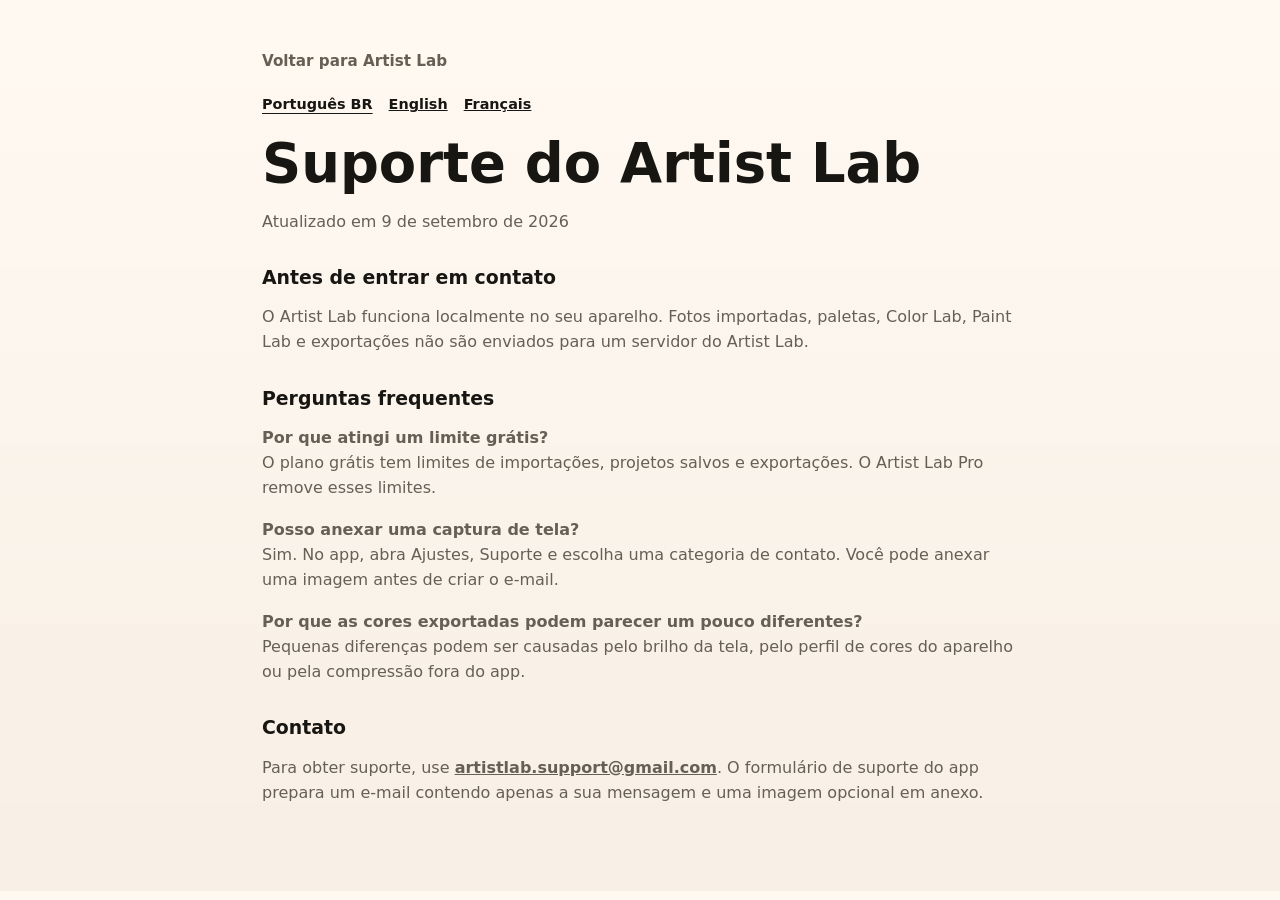
<file: support.html>
<!doctype html>
<html lang="pt-BR">
<head>
  <meta charset="utf-8">
  <meta name="viewport" content="width=device-width, initial-scale=1">
  <title>Suporte do Artist Lab</title>
  <link rel="stylesheet" href="styles.css">

  <link rel="alternate" hreflang="pt-BR" href="support.html">
  <link rel="alternate" hreflang="en-US" href="en/support.html">
  <link rel="alternate" hreflang="fr" href="fr/support.html">
</head>
<body>
  <main class="legal-page">
    <a class="legal-back" href="index.html">Voltar para Artist Lab</a>
    <nav class="language-nav" aria-label="Idioma"><a href="support.html" lang="pt-BR" hreflang="pt-BR" aria-current="page">Português BR</a><a href="en/support.html" lang="en-US" hreflang="en-US">English</a><a href="fr/support.html" lang="fr" hreflang="fr">Français</a></nav>
    <h1>Suporte do Artist Lab</h1>
    <p class="updated">Atualizado em 9 de setembro de 2026</p>

    <h2>Antes de entrar em contato</h2>
    <p>O Artist Lab funciona localmente no seu aparelho. Fotos importadas, paletas, Color Lab, Paint Lab e exportações não são enviados para um servidor do Artist Lab.</p>

    <h2>Perguntas frequentes</h2>
    <p><strong>Por que atingi um limite grátis?</strong><br>O plano grátis tem limites de importações, projetos salvos e exportações. O Artist Lab Pro remove esses limites.</p>
    <p><strong>Posso anexar uma captura de tela?</strong><br>Sim. No app, abra Ajustes, Suporte e escolha uma categoria de contato. Você pode anexar uma imagem antes de criar o e-mail.</p>
    <p><strong>Por que as cores exportadas podem parecer um pouco diferentes?</strong><br>Pequenas diferenças podem ser causadas pelo brilho da tela, pelo perfil de cores do aparelho ou pela compressão fora do app.</p>

    <h2>Contato</h2>
    <p>Para obter suporte, use <a href="mailto:artistlab.support@gmail.com">artistlab.support@gmail.com</a>. O formulário de suporte do app prepara um e-mail contendo apenas a sua mensagem e uma imagem opcional em anexo.</p>
  </main>
</body>
</html>
</file>
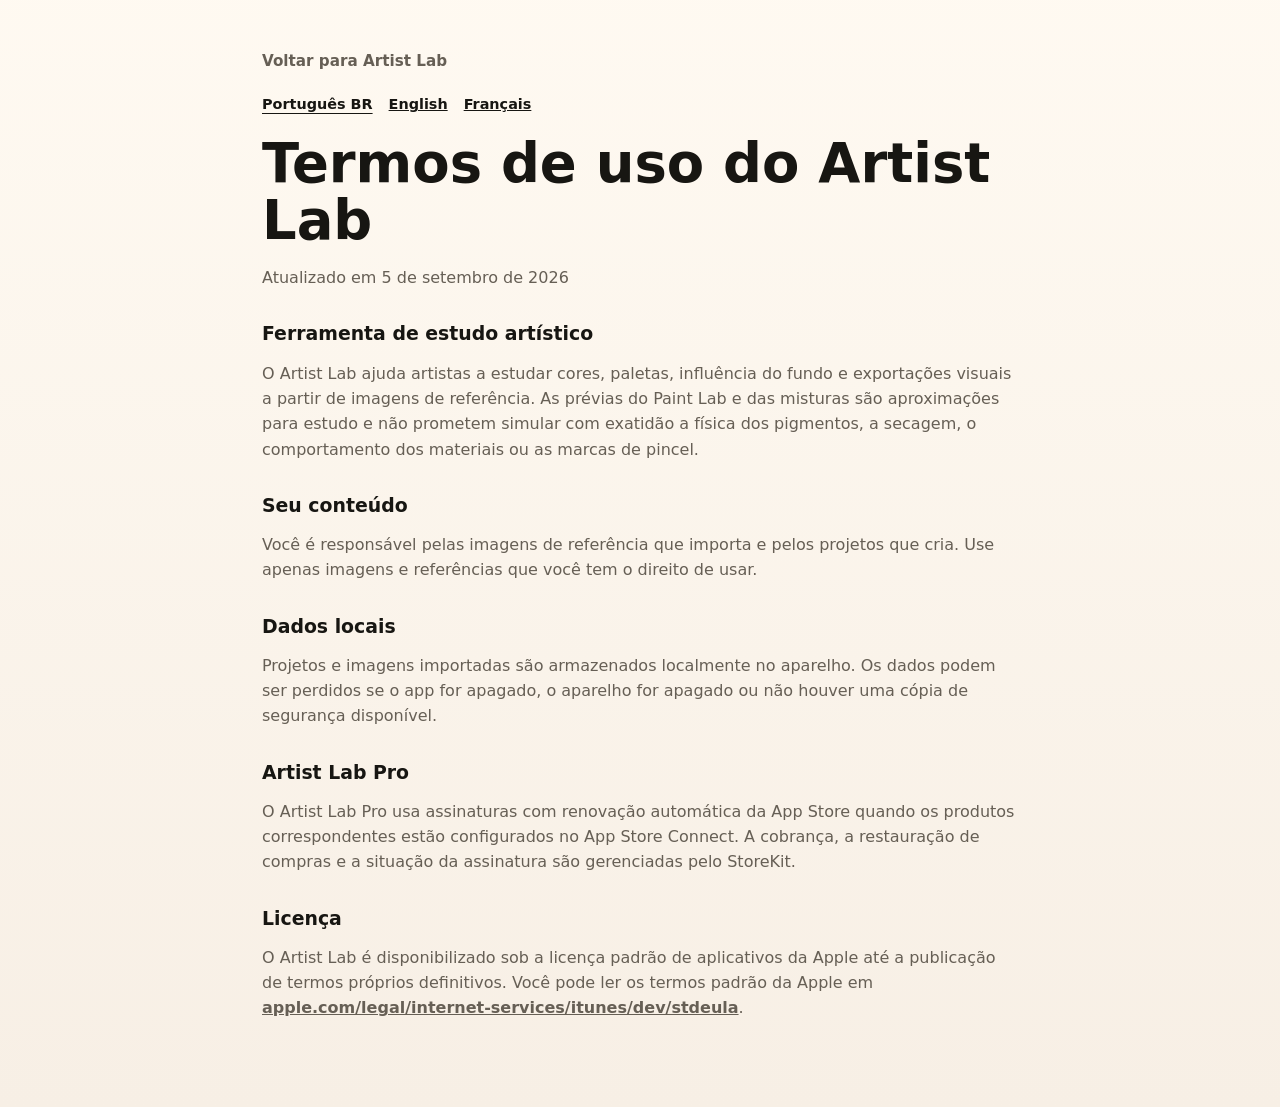
<file: terms.html>
<!doctype html>
<html lang="pt-BR">
<head>
  <meta charset="utf-8">
  <meta name="viewport" content="width=device-width, initial-scale=1">
  <title>Termos de uso do Artist Lab</title>
  <link rel="stylesheet" href="styles.css">

  <link rel="alternate" hreflang="pt-BR" href="terms.html">
  <link rel="alternate" hreflang="en-US" href="en/terms.html">
  <link rel="alternate" hreflang="fr" href="fr/terms.html">
</head>
<body>
  <main class="legal-page">
    <a class="legal-back" href="index.html">Voltar para Artist Lab</a>
    <nav class="language-nav" aria-label="Idioma"><a href="terms.html" lang="pt-BR" hreflang="pt-BR" aria-current="page">Português BR</a><a href="en/terms.html" lang="en-US" hreflang="en-US">English</a><a href="fr/terms.html" lang="fr" hreflang="fr">Français</a></nav>
    <h1>Termos de uso do Artist Lab</h1>
    <p class="updated">Atualizado em 5 de setembro de 2026</p>

    <h2>Ferramenta de estudo artístico</h2>
    <p>O Artist Lab ajuda artistas a estudar cores, paletas, influência do fundo e exportações visuais a partir de imagens de referência. As prévias do Paint Lab e das misturas são aproximações para estudo e não prometem simular com exatidão a física dos pigmentos, a secagem, o comportamento dos materiais ou as marcas de pincel.</p>

    <h2>Seu conteúdo</h2>
    <p>Você é responsável pelas imagens de referência que importa e pelos projetos que cria. Use apenas imagens e referências que você tem o direito de usar.</p>

    <h2>Dados locais</h2>
    <p>Projetos e imagens importadas são armazenados localmente no aparelho. Os dados podem ser perdidos se o app for apagado, o aparelho for apagado ou não houver uma cópia de segurança disponível.</p>

    <h2>Artist Lab Pro</h2>
    <p>O Artist Lab Pro usa assinaturas com renovação automática da App Store quando os produtos correspondentes estão configurados no App Store Connect. A cobrança, a restauração de compras e a situação da assinatura são gerenciadas pelo StoreKit.</p>

    <h2>Licença</h2>
    <p>O Artist Lab é disponibilizado sob a licença padrão de aplicativos da Apple até a publicação de termos próprios definitivos. Você pode ler os termos padrão da Apple em <a href="https://www.apple.com/legal/internet-services/itunes/dev/stdeula/">apple.com/legal/internet-services/itunes/dev/stdeula</a>.</p>
  </main>
</body>
</html>
</file>
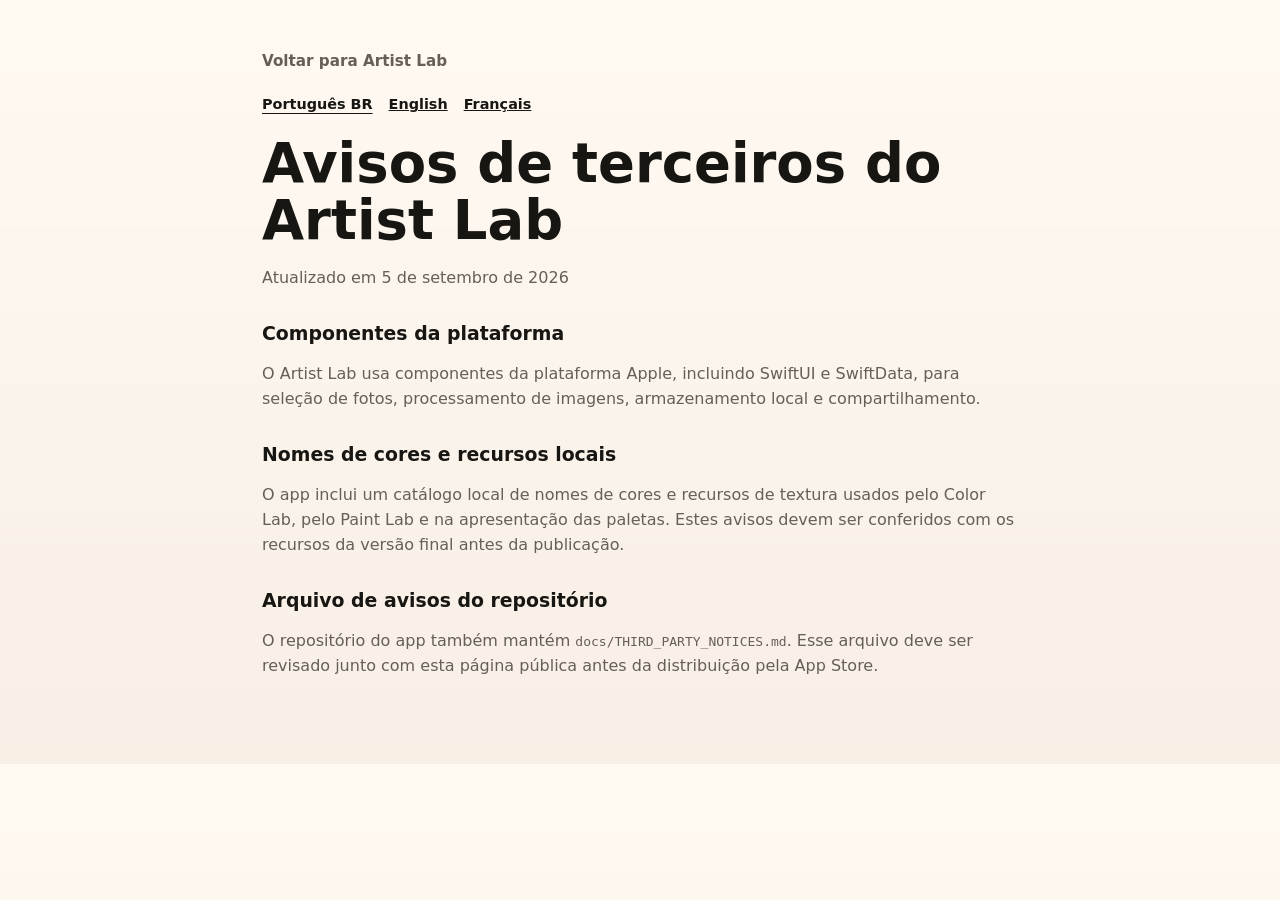
<file: third-party-notices.html>
<!doctype html>
<html lang="pt-BR">
<head>
  <meta charset="utf-8">
  <meta name="viewport" content="width=device-width, initial-scale=1">
  <title>Avisos de terceiros do Artist Lab</title>
  <link rel="stylesheet" href="styles.css">

  <link rel="alternate" hreflang="pt-BR" href="third-party-notices.html">
  <link rel="alternate" hreflang="en-US" href="en/third-party-notices.html">
  <link rel="alternate" hreflang="fr" href="fr/third-party-notices.html">
</head>
<body>
  <main class="legal-page">
    <a class="legal-back" href="index.html">Voltar para Artist Lab</a>
    <nav class="language-nav" aria-label="Idioma"><a href="third-party-notices.html" lang="pt-BR" hreflang="pt-BR" aria-current="page">Português BR</a><a href="en/third-party-notices.html" lang="en-US" hreflang="en-US">English</a><a href="fr/third-party-notices.html" lang="fr" hreflang="fr">Français</a></nav>
    <h1>Avisos de terceiros do Artist Lab</h1>
    <p class="updated">Atualizado em 5 de setembro de 2026</p>

    <h2>Componentes da plataforma</h2>
    <p>O Artist Lab usa componentes da plataforma Apple, incluindo SwiftUI e SwiftData, para seleção de fotos, processamento de imagens, armazenamento local e compartilhamento.</p>

    <h2>Nomes de cores e recursos locais</h2>
    <p>O app inclui um catálogo local de nomes de cores e recursos de textura usados pelo Color Lab, pelo Paint Lab e na apresentação das paletas. Estes avisos devem ser conferidos com os recursos da versão final antes da publicação.</p>

    <h2>Arquivo de avisos do repositório</h2>
    <p>O repositório do app também mantém <code>docs/THIRD_PARTY_NOTICES.md</code>. Esse arquivo deve ser revisado junto com esta página pública antes da distribuição pela App Store.</p>
  </main>
</body>
</html>
</file>
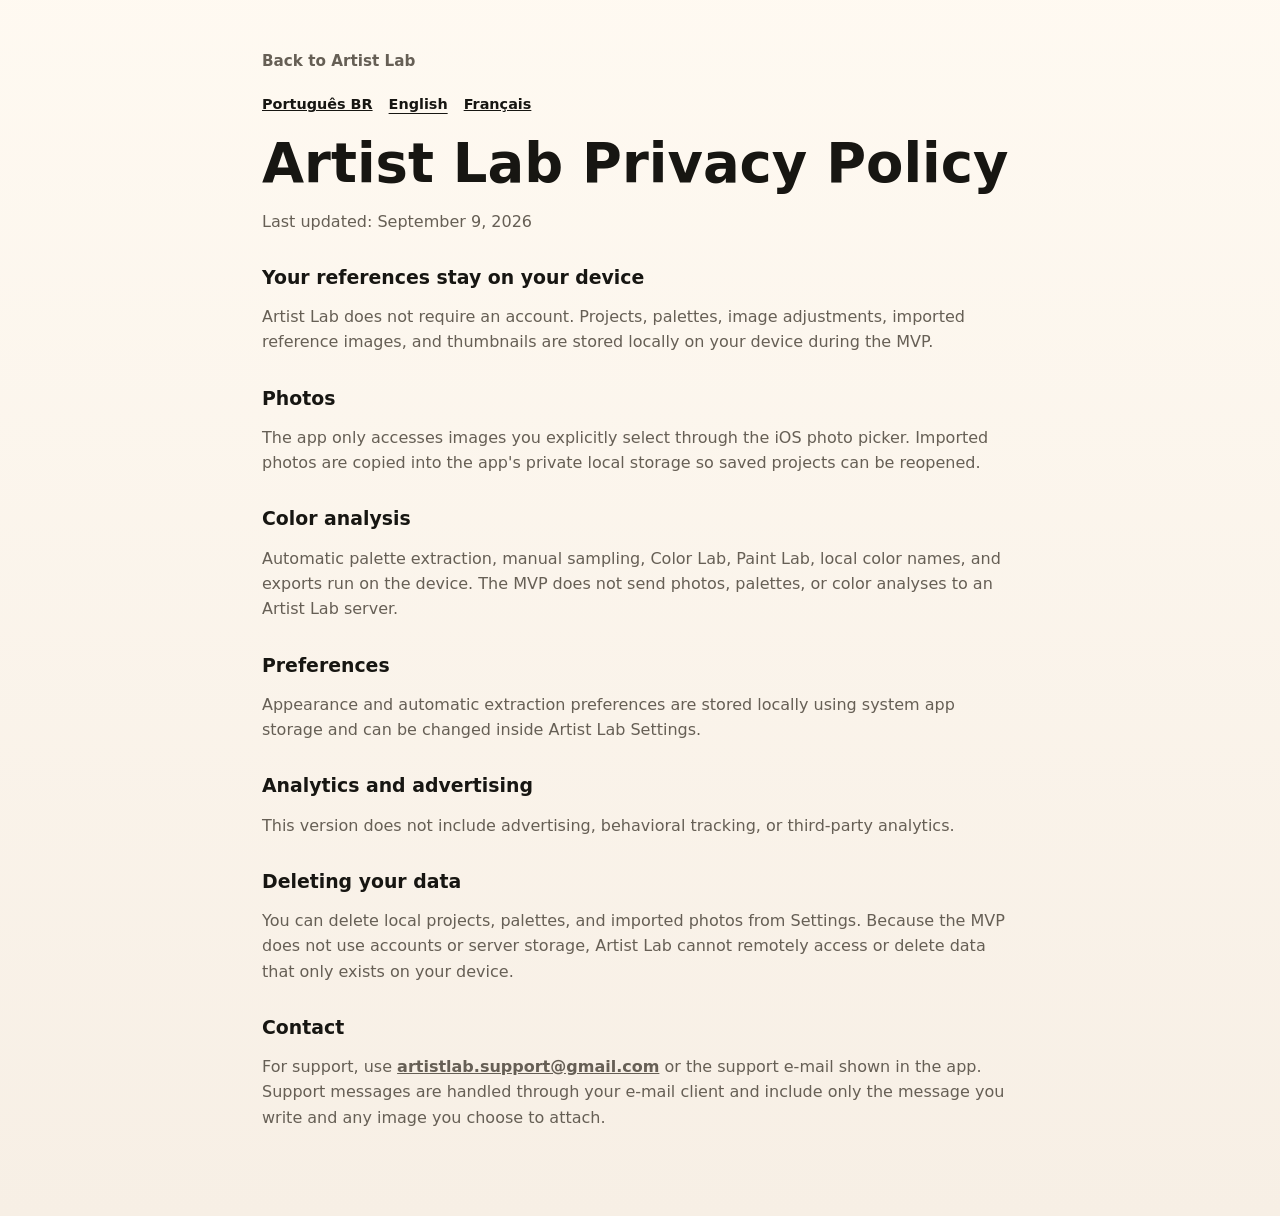
<file: en/privacy.html>
<!doctype html>
<html lang="en-US">
<head>
  <meta charset="utf-8">
  <meta name="viewport" content="width=device-width, initial-scale=1">
  <title>Artist Lab Privacy Policy</title>
  <link rel="stylesheet" href="../styles.css">

  <link rel="alternate" hreflang="pt-BR" href="../privacy.html">
  <link rel="alternate" hreflang="en-US" href="privacy.html">
  <link rel="alternate" hreflang="fr" href="../fr/privacy.html">
</head>
<body>
  <main class="legal-page">
    <a class="legal-back" href="index.html">Back to Artist Lab</a>
    <nav class="language-nav" aria-label="Language"><a href="../privacy.html" lang="pt-BR" hreflang="pt-BR">Português BR</a><a href="privacy.html" lang="en-US" hreflang="en-US" aria-current="page">English</a><a href="../fr/privacy.html" lang="fr" hreflang="fr">Français</a></nav>
    <h1>Artist Lab Privacy Policy</h1>
    <p class="updated">Last updated: September 9, 2026</p>

    <h2>Your references stay on your device</h2>
    <p>Artist Lab does not require an account. Projects, palettes, image adjustments, imported reference images, and thumbnails are stored locally on your device during the MVP.</p>

    <h2>Photos</h2>
    <p>The app only accesses images you explicitly select through the iOS photo picker. Imported photos are copied into the app's private local storage so saved projects can be reopened.</p>

    <h2>Color analysis</h2>
    <p>Automatic palette extraction, manual sampling, Color Lab, Paint Lab, local color names, and exports run on the device. The MVP does not send photos, palettes, or color analyses to an Artist Lab server.</p>

    <h2>Preferences</h2>
    <p>Appearance and automatic extraction preferences are stored locally using system app storage and can be changed inside Artist Lab Settings.</p>

    <h2>Analytics and advertising</h2>
    <p>This version does not include advertising, behavioral tracking, or third-party analytics.</p>

    <h2>Deleting your data</h2>
    <p>You can delete local projects, palettes, and imported photos from Settings. Because the MVP does not use accounts or server storage, Artist Lab cannot remotely access or delete data that only exists on your device.</p>

    <h2>Contact</h2>
    <p>For support, use <a href="mailto:artistlab.support@gmail.com">artistlab.support@gmail.com</a> or the support e-mail shown in the app. Support messages are handled through your e-mail client and include only the message you write and any image you choose to attach.</p>
  </main>
</body>
</html>
</file>
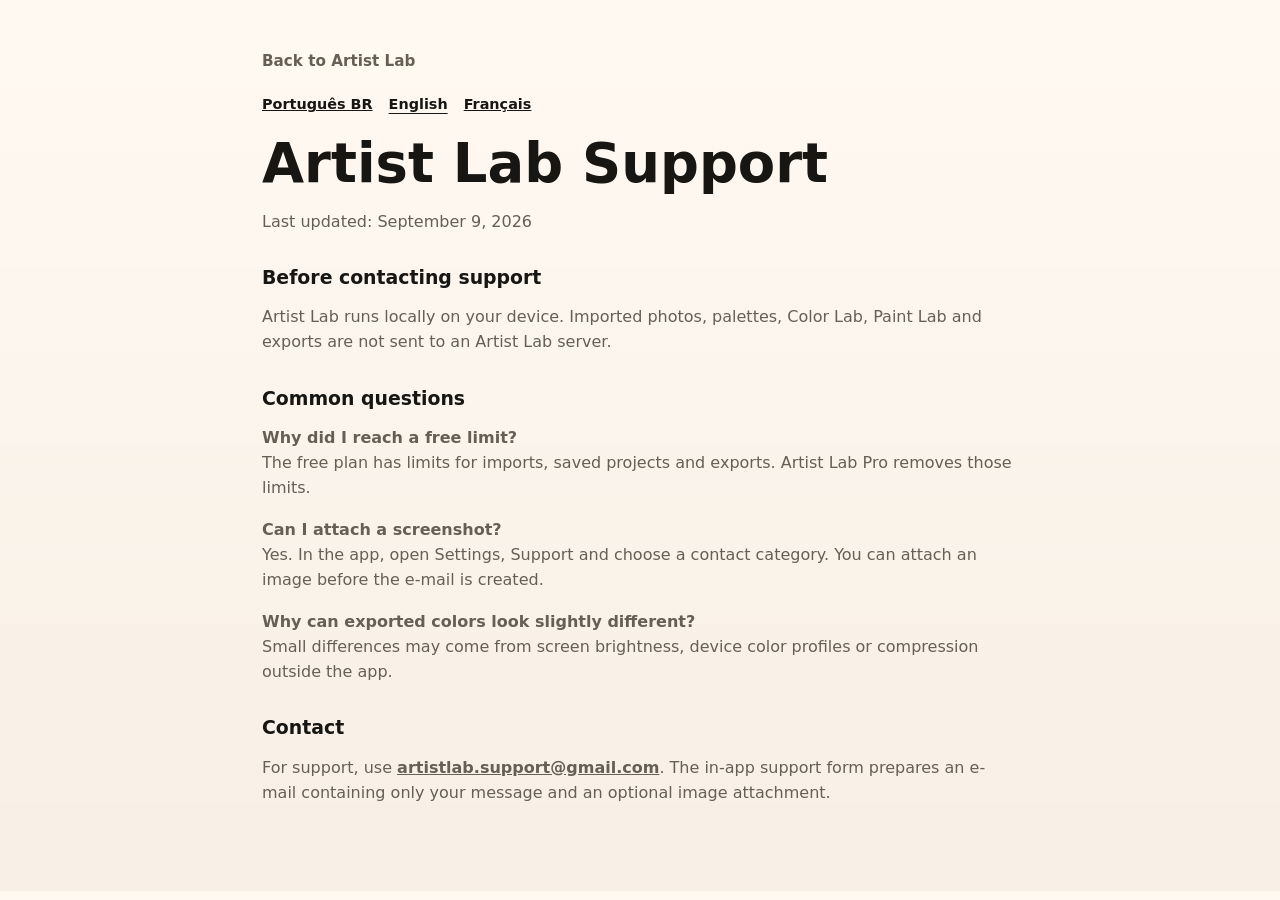
<file: en/support.html>
<!doctype html>
<html lang="en-US">
<head>
  <meta charset="utf-8">
  <meta name="viewport" content="width=device-width, initial-scale=1">
  <title>Artist Lab Support</title>
  <link rel="stylesheet" href="../styles.css">

  <link rel="alternate" hreflang="pt-BR" href="../support.html">
  <link rel="alternate" hreflang="en-US" href="support.html">
  <link rel="alternate" hreflang="fr" href="../fr/support.html">
</head>
<body>
  <main class="legal-page">
    <a class="legal-back" href="index.html">Back to Artist Lab</a>
    <nav class="language-nav" aria-label="Language"><a href="../support.html" lang="pt-BR" hreflang="pt-BR">Português BR</a><a href="support.html" lang="en-US" hreflang="en-US" aria-current="page">English</a><a href="../fr/support.html" lang="fr" hreflang="fr">Français</a></nav>
    <h1>Artist Lab Support</h1>
    <p class="updated">Last updated: September 9, 2026</p>

    <h2>Before contacting support</h2>
    <p>Artist Lab runs locally on your device. Imported photos, palettes, Color Lab, Paint Lab and exports are not sent to an Artist Lab server.</p>

    <h2>Common questions</h2>
    <p><strong>Why did I reach a free limit?</strong><br>The free plan has limits for imports, saved projects and exports. Artist Lab Pro removes those limits.</p>
    <p><strong>Can I attach a screenshot?</strong><br>Yes. In the app, open Settings, Support and choose a contact category. You can attach an image before the e-mail is created.</p>
    <p><strong>Why can exported colors look slightly different?</strong><br>Small differences may come from screen brightness, device color profiles or compression outside the app.</p>

    <h2>Contact</h2>
    <p>For support, use <a href="mailto:artistlab.support@gmail.com">artistlab.support@gmail.com</a>. The in-app support form prepares an e-mail containing only your message and an optional image attachment.</p>
  </main>
</body>
</html>
</file>
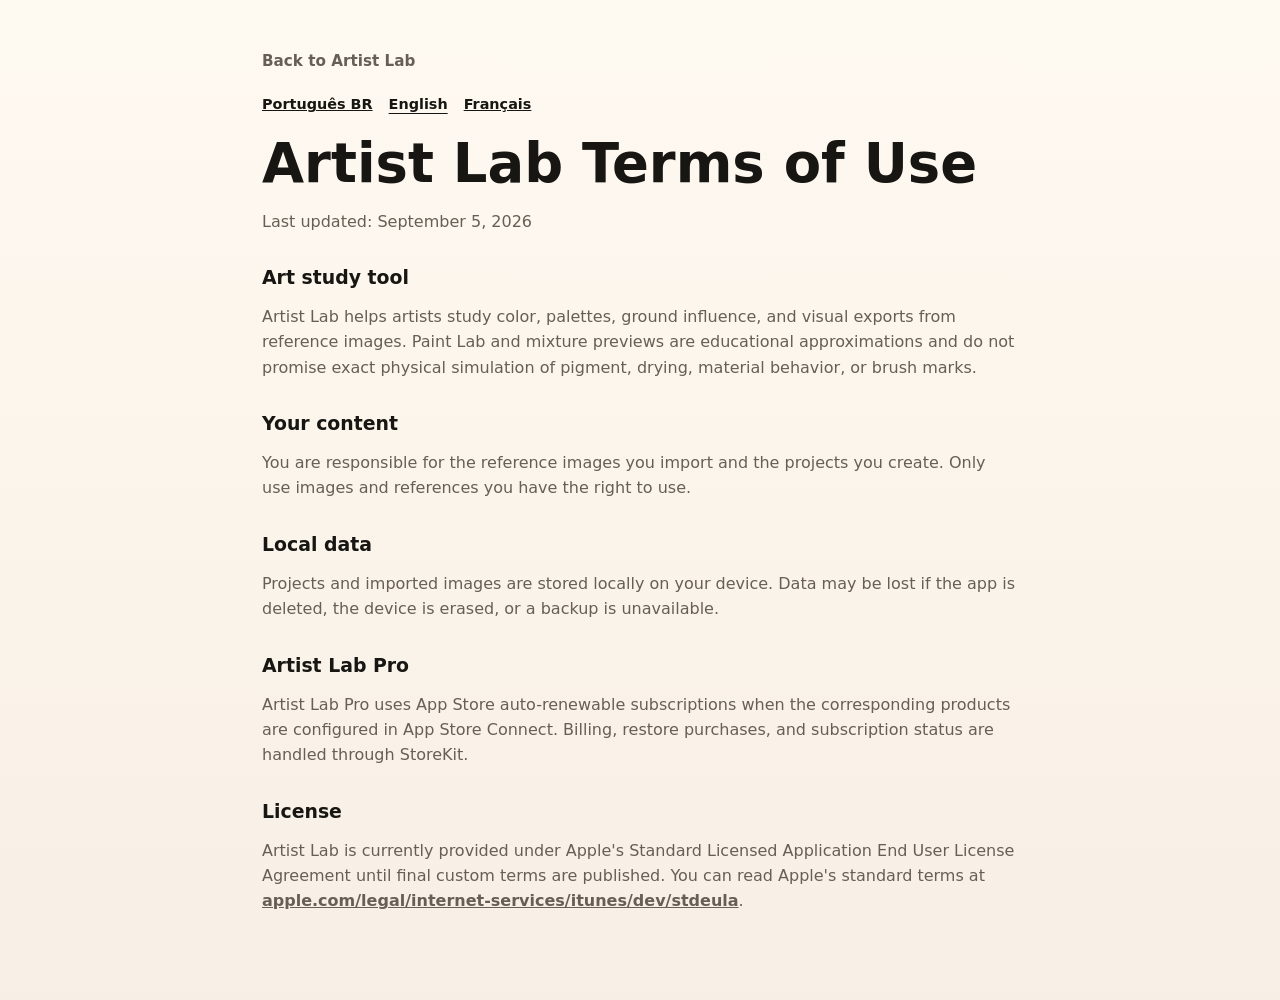
<file: en/terms.html>
<!doctype html>
<html lang="en-US">
<head>
  <meta charset="utf-8">
  <meta name="viewport" content="width=device-width, initial-scale=1">
  <title>Artist Lab Terms of Use</title>
  <link rel="stylesheet" href="../styles.css">

  <link rel="alternate" hreflang="pt-BR" href="../terms.html">
  <link rel="alternate" hreflang="en-US" href="terms.html">
  <link rel="alternate" hreflang="fr" href="../fr/terms.html">
</head>
<body>
  <main class="legal-page">
    <a class="legal-back" href="index.html">Back to Artist Lab</a>
    <nav class="language-nav" aria-label="Language"><a href="../terms.html" lang="pt-BR" hreflang="pt-BR">Português BR</a><a href="terms.html" lang="en-US" hreflang="en-US" aria-current="page">English</a><a href="../fr/terms.html" lang="fr" hreflang="fr">Français</a></nav>
    <h1>Artist Lab Terms of Use</h1>
    <p class="updated">Last updated: September 5, 2026</p>

    <h2>Art study tool</h2>
    <p>Artist Lab helps artists study color, palettes, ground influence, and visual exports from reference images. Paint Lab and mixture previews are educational approximations and do not promise exact physical simulation of pigment, drying, material behavior, or brush marks.</p>

    <h2>Your content</h2>
    <p>You are responsible for the reference images you import and the projects you create. Only use images and references you have the right to use.</p>

    <h2>Local data</h2>
    <p>Projects and imported images are stored locally on your device. Data may be lost if the app is deleted, the device is erased, or a backup is unavailable.</p>

    <h2>Artist Lab Pro</h2>
    <p>Artist Lab Pro uses App Store auto-renewable subscriptions when the corresponding products are configured in App Store Connect. Billing, restore purchases, and subscription status are handled through StoreKit.</p>

    <h2>License</h2>
    <p>Artist Lab is currently provided under Apple's Standard Licensed Application End User License Agreement until final custom terms are published. You can read Apple's standard terms at <a href="https://www.apple.com/legal/internet-services/itunes/dev/stdeula/">apple.com/legal/internet-services/itunes/dev/stdeula</a>.</p>
  </main>
</body>
</html>
</file>
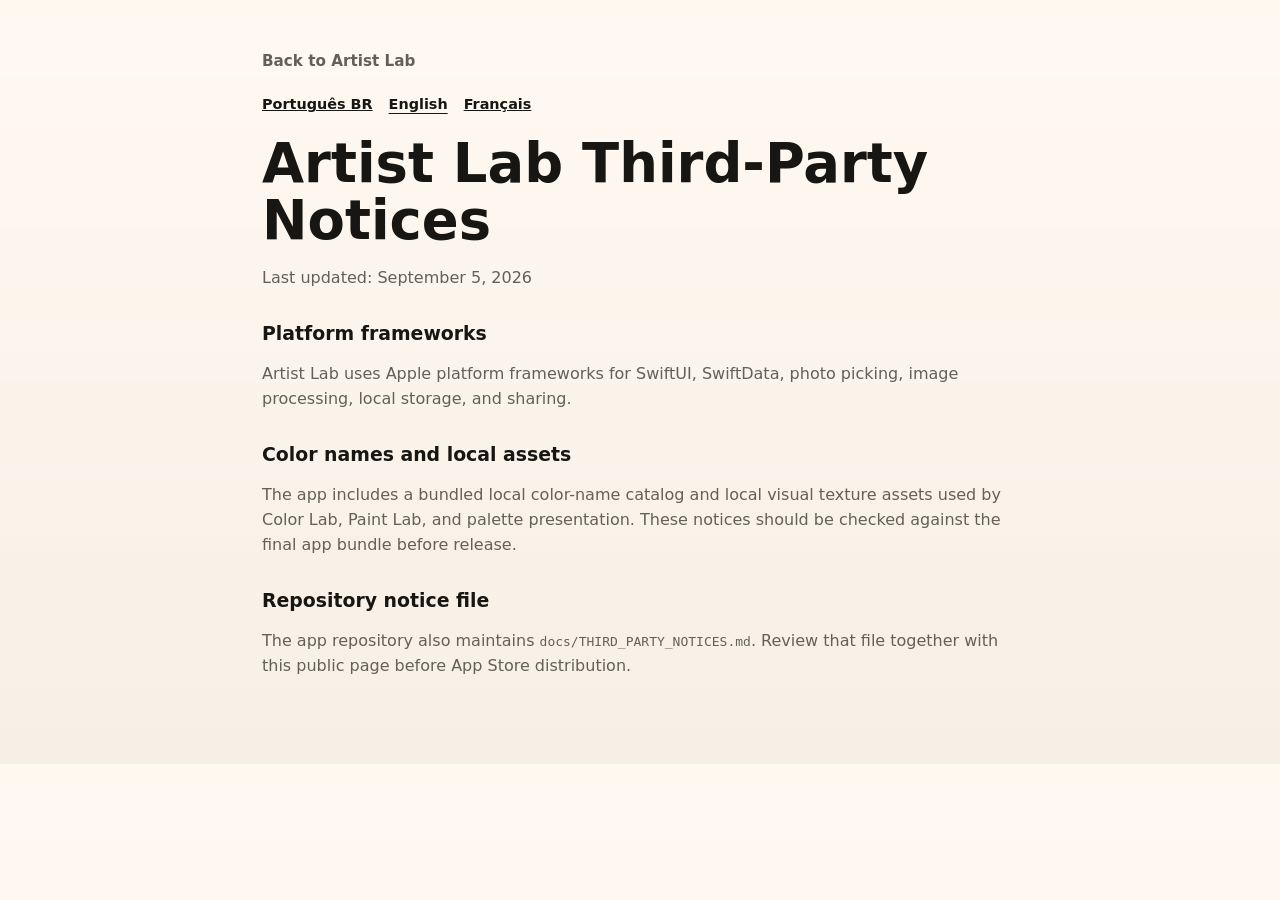
<file: en/third-party-notices.html>
<!doctype html>
<html lang="en-US">
<head>
  <meta charset="utf-8">
  <meta name="viewport" content="width=device-width, initial-scale=1">
  <title>Artist Lab Third-Party Notices</title>
  <link rel="stylesheet" href="../styles.css">

  <link rel="alternate" hreflang="pt-BR" href="../third-party-notices.html">
  <link rel="alternate" hreflang="en-US" href="third-party-notices.html">
  <link rel="alternate" hreflang="fr" href="../fr/third-party-notices.html">
</head>
<body>
  <main class="legal-page">
    <a class="legal-back" href="index.html">Back to Artist Lab</a>
    <nav class="language-nav" aria-label="Language"><a href="../third-party-notices.html" lang="pt-BR" hreflang="pt-BR">Português BR</a><a href="third-party-notices.html" lang="en-US" hreflang="en-US" aria-current="page">English</a><a href="../fr/third-party-notices.html" lang="fr" hreflang="fr">Français</a></nav>
    <h1>Artist Lab Third-Party Notices</h1>
    <p class="updated">Last updated: September 5, 2026</p>

    <h2>Platform frameworks</h2>
    <p>Artist Lab uses Apple platform frameworks for SwiftUI, SwiftData, photo picking, image processing, local storage, and sharing.</p>

    <h2>Color names and local assets</h2>
    <p>The app includes a bundled local color-name catalog and local visual texture assets used by Color Lab, Paint Lab, and palette presentation. These notices should be checked against the final app bundle before release.</p>

    <h2>Repository notice file</h2>
    <p>The app repository also maintains <code>docs/THIRD_PARTY_NOTICES.md</code>. Review that file together with this public page before App Store distribution.</p>
  </main>
</body>
</html>
</file>
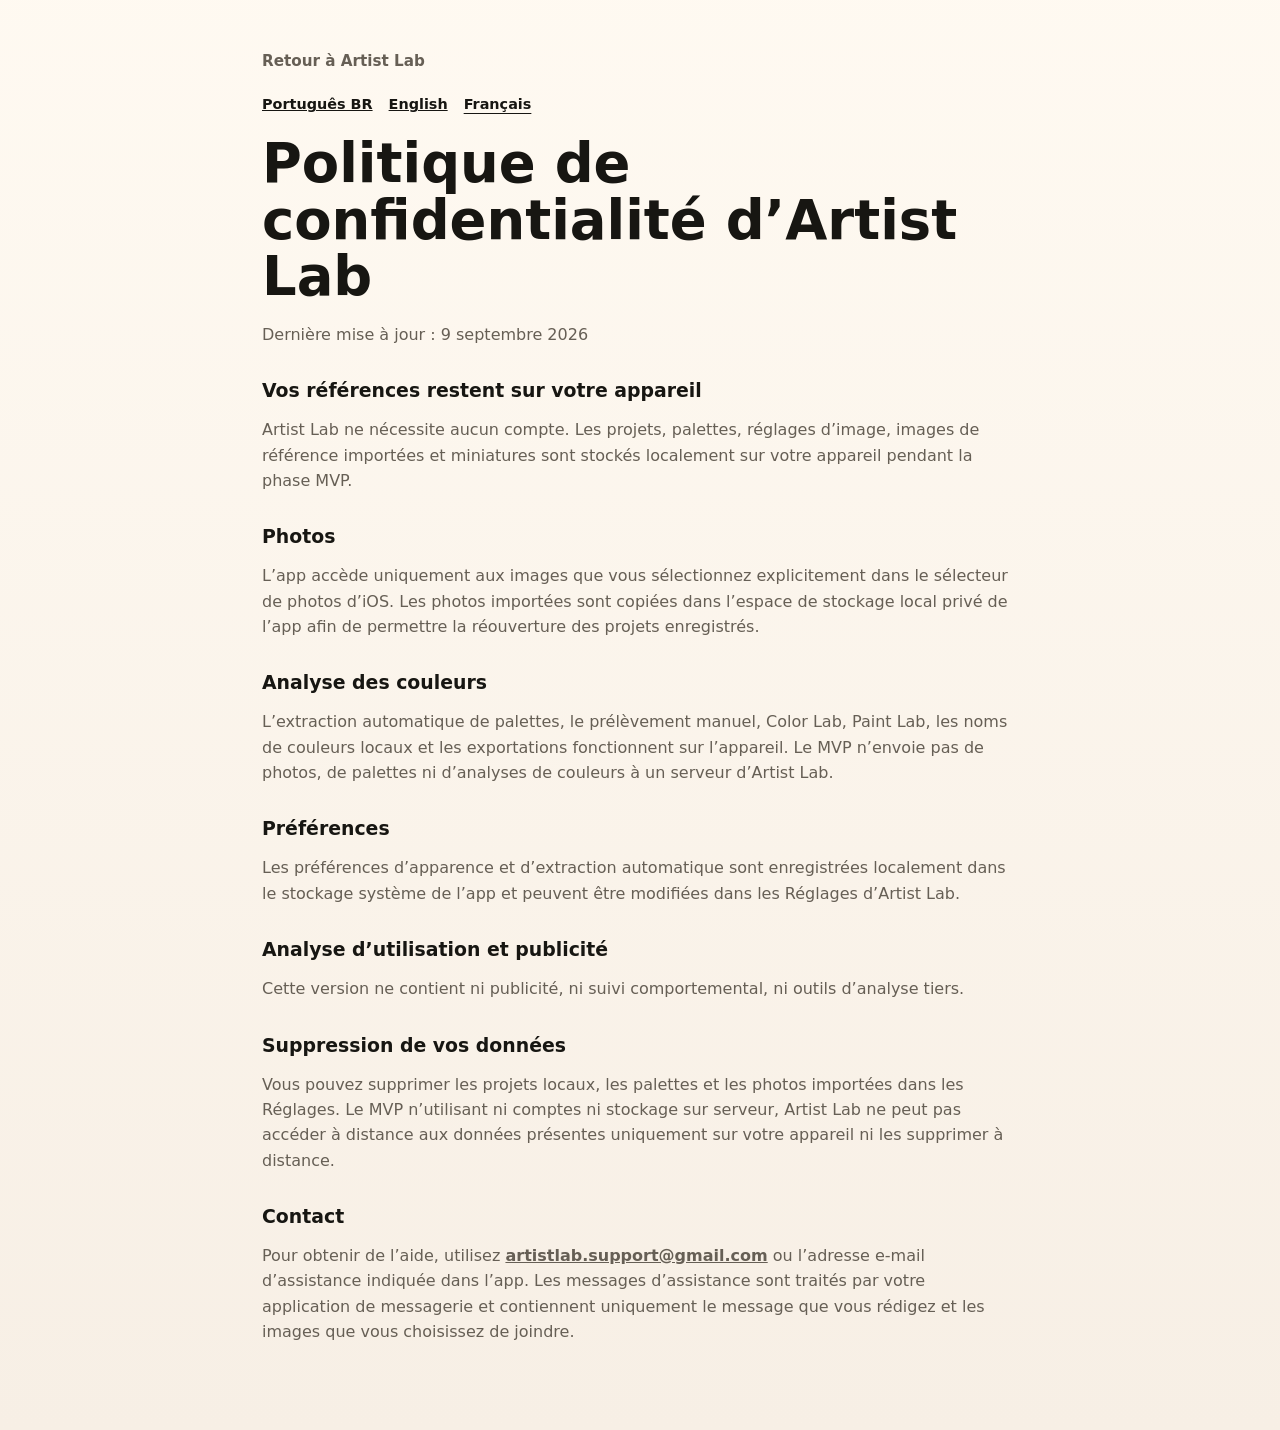
<file: fr/privacy.html>
<!doctype html>
<html lang="fr">
<head>
  <meta charset="utf-8">
  <meta name="viewport" content="width=device-width, initial-scale=1">
  <title>Politique de confidentialité d’Artist Lab</title>
  <link rel="stylesheet" href="../styles.css">

  <link rel="alternate" hreflang="pt-BR" href="../privacy.html">
  <link rel="alternate" hreflang="en-US" href="../en/privacy.html">
  <link rel="alternate" hreflang="fr" href="privacy.html">
</head>
<body>
  <main class="legal-page">
    <a class="legal-back" href="index.html">Retour à Artist Lab</a>
    <nav class="language-nav" aria-label="Langue"><a href="../privacy.html" lang="pt-BR" hreflang="pt-BR">Português BR</a><a href="../en/privacy.html" lang="en-US" hreflang="en-US">English</a><a href="privacy.html" lang="fr" hreflang="fr" aria-current="page">Français</a></nav>
    <h1>Politique de confidentialité d’Artist Lab</h1>
    <p class="updated">Dernière mise à jour : 9 septembre 2026</p>

    <h2>Vos références restent sur votre appareil</h2>
    <p>Artist Lab ne nécessite aucun compte. Les projets, palettes, réglages d’image, images de référence importées et miniatures sont stockés localement sur votre appareil pendant la phase MVP.</p>

    <h2>Photos</h2>
    <p>L’app accède uniquement aux images que vous sélectionnez explicitement dans le sélecteur de photos d’iOS. Les photos importées sont copiées dans l’espace de stockage local privé de l’app afin de permettre la réouverture des projets enregistrés.</p>

    <h2>Analyse des couleurs</h2>
    <p>L’extraction automatique de palettes, le prélèvement manuel, Color Lab, Paint Lab, les noms de couleurs locaux et les exportations fonctionnent sur l’appareil. Le MVP n’envoie pas de photos, de palettes ni d’analyses de couleurs à un serveur d’Artist Lab.</p>

    <h2>Préférences</h2>
    <p>Les préférences d’apparence et d’extraction automatique sont enregistrées localement dans le stockage système de l’app et peuvent être modifiées dans les Réglages d’Artist Lab.</p>

    <h2>Analyse d’utilisation et publicité</h2>
    <p>Cette version ne contient ni publicité, ni suivi comportemental, ni outils d’analyse tiers.</p>

    <h2>Suppression de vos données</h2>
    <p>Vous pouvez supprimer les projets locaux, les palettes et les photos importées dans les Réglages. Le MVP n’utilisant ni comptes ni stockage sur serveur, Artist Lab ne peut pas accéder à distance aux données présentes uniquement sur votre appareil ni les supprimer à distance.</p>

    <h2>Contact</h2>
    <p>Pour obtenir de l’aide, utilisez <a href="mailto:artistlab.support@gmail.com">artistlab.support@gmail.com</a> ou l’adresse e-mail d’assistance indiquée dans l’app. Les messages d’assistance sont traités par votre application de messagerie et contiennent uniquement le message que vous rédigez et les images que vous choisissez de joindre.</p>
  </main>
</body>
</html>
</file>
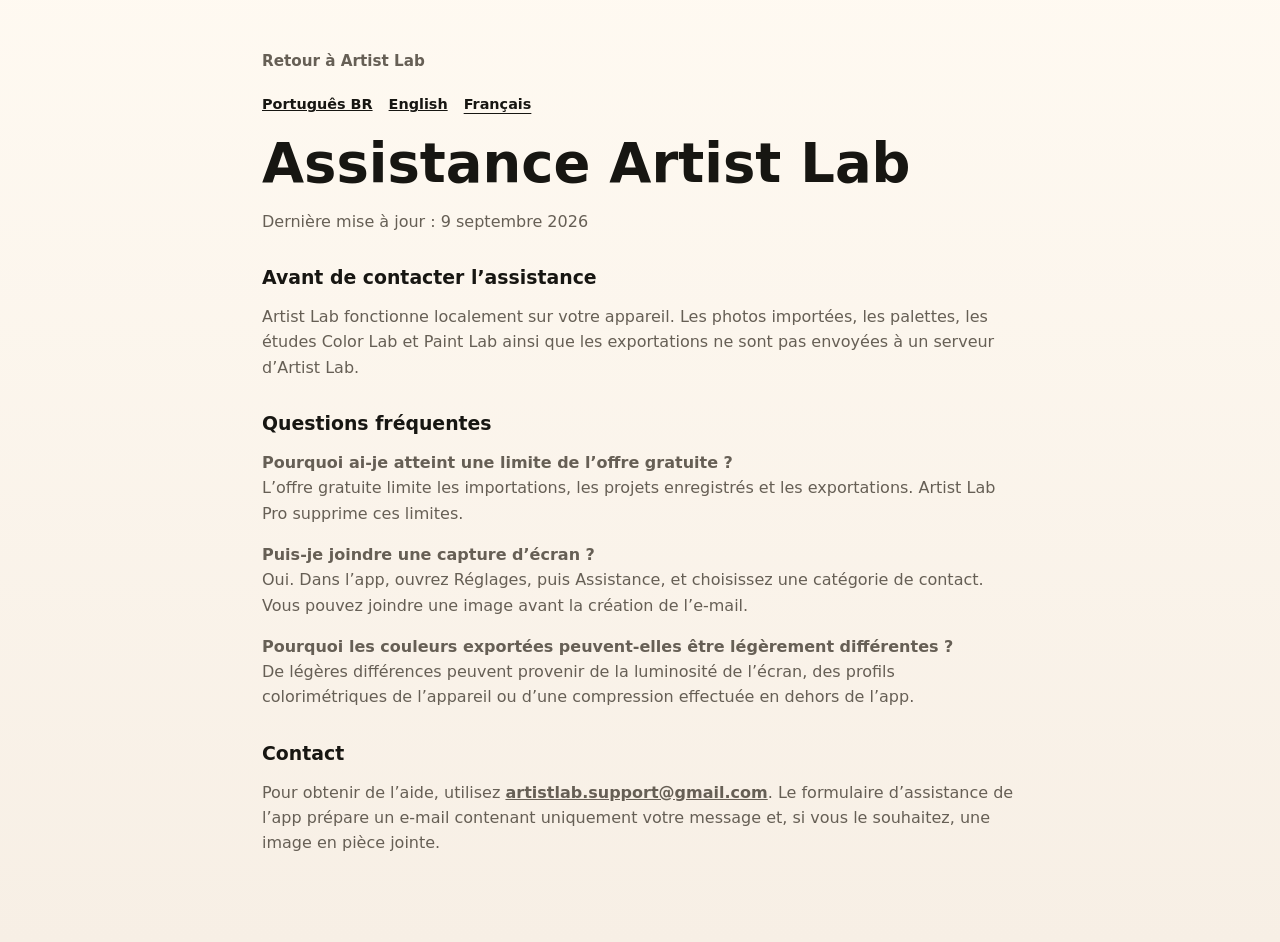
<file: fr/support.html>
<!doctype html>
<html lang="fr">
<head>
  <meta charset="utf-8">
  <meta name="viewport" content="width=device-width, initial-scale=1">
  <title>Assistance Artist Lab</title>
  <link rel="stylesheet" href="../styles.css">

  <link rel="alternate" hreflang="pt-BR" href="../support.html">
  <link rel="alternate" hreflang="en-US" href="../en/support.html">
  <link rel="alternate" hreflang="fr" href="support.html">
</head>
<body>
  <main class="legal-page">
    <a class="legal-back" href="index.html">Retour à Artist Lab</a>
    <nav class="language-nav" aria-label="Langue"><a href="../support.html" lang="pt-BR" hreflang="pt-BR">Português BR</a><a href="../en/support.html" lang="en-US" hreflang="en-US">English</a><a href="support.html" lang="fr" hreflang="fr" aria-current="page">Français</a></nav>
    <h1>Assistance Artist Lab</h1>
    <p class="updated">Dernière mise à jour : 9 septembre 2026</p>

    <h2>Avant de contacter l’assistance</h2>
    <p>Artist Lab fonctionne localement sur votre appareil. Les photos importées, les palettes, les études Color Lab et Paint Lab ainsi que les exportations ne sont pas envoyées à un serveur d’Artist Lab.</p>

    <h2>Questions fréquentes</h2>
    <p><strong>Pourquoi ai-je atteint une limite de l’offre gratuite ?</strong><br>L’offre gratuite limite les importations, les projets enregistrés et les exportations. Artist Lab Pro supprime ces limites.</p>
    <p><strong>Puis-je joindre une capture d’écran ?</strong><br>Oui. Dans l’app, ouvrez Réglages, puis Assistance, et choisissez une catégorie de contact. Vous pouvez joindre une image avant la création de l’e-mail.</p>
    <p><strong>Pourquoi les couleurs exportées peuvent-elles être légèrement différentes ?</strong><br>De légères différences peuvent provenir de la luminosité de l’écran, des profils colorimétriques de l’appareil ou d’une compression effectuée en dehors de l’app.</p>

    <h2>Contact</h2>
    <p>Pour obtenir de l’aide, utilisez <a href="mailto:artistlab.support@gmail.com">artistlab.support@gmail.com</a>. Le formulaire d’assistance de l’app prépare un e-mail contenant uniquement votre message et, si vous le souhaitez, une image en pièce jointe.</p>
  </main>
</body>
</html>
</file>
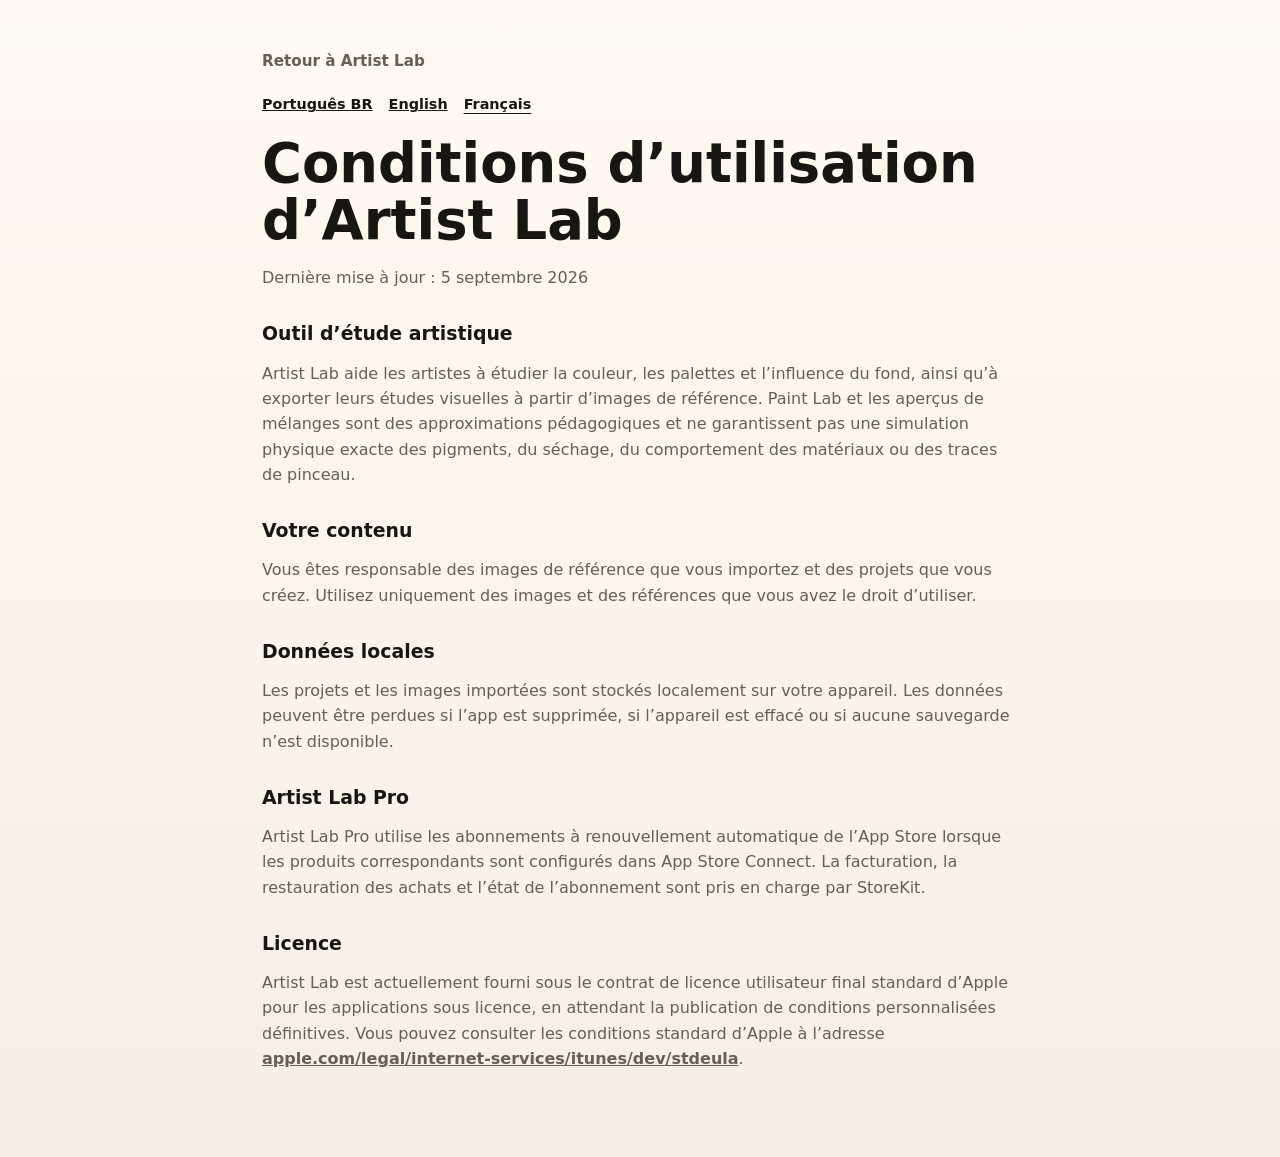
<file: fr/terms.html>
<!doctype html>
<html lang="fr">
<head>
  <meta charset="utf-8">
  <meta name="viewport" content="width=device-width, initial-scale=1">
  <title>Conditions d’utilisation d’Artist Lab</title>
  <link rel="stylesheet" href="../styles.css">

  <link rel="alternate" hreflang="pt-BR" href="../terms.html">
  <link rel="alternate" hreflang="en-US" href="../en/terms.html">
  <link rel="alternate" hreflang="fr" href="terms.html">
</head>
<body>
  <main class="legal-page">
    <a class="legal-back" href="index.html">Retour à Artist Lab</a>
    <nav class="language-nav" aria-label="Langue"><a href="../terms.html" lang="pt-BR" hreflang="pt-BR">Português BR</a><a href="../en/terms.html" lang="en-US" hreflang="en-US">English</a><a href="terms.html" lang="fr" hreflang="fr" aria-current="page">Français</a></nav>
    <h1>Conditions d’utilisation d’Artist Lab</h1>
    <p class="updated">Dernière mise à jour : 5 septembre 2026</p>

    <h2>Outil d’étude artistique</h2>
    <p>Artist Lab aide les artistes à étudier la couleur, les palettes et l’influence du fond, ainsi qu’à exporter leurs études visuelles à partir d’images de référence. Paint Lab et les aperçus de mélanges sont des approximations pédagogiques et ne garantissent pas une simulation physique exacte des pigments, du séchage, du comportement des matériaux ou des traces de pinceau.</p>

    <h2>Votre contenu</h2>
    <p>Vous êtes responsable des images de référence que vous importez et des projets que vous créez. Utilisez uniquement des images et des références que vous avez le droit d’utiliser.</p>

    <h2>Données locales</h2>
    <p>Les projets et les images importées sont stockés localement sur votre appareil. Les données peuvent être perdues si l’app est supprimée, si l’appareil est effacé ou si aucune sauvegarde n’est disponible.</p>

    <h2>Artist Lab Pro</h2>
    <p>Artist Lab Pro utilise les abonnements à renouvellement automatique de l’App Store lorsque les produits correspondants sont configurés dans App Store Connect. La facturation, la restauration des achats et l’état de l’abonnement sont pris en charge par StoreKit.</p>

    <h2>Licence</h2>
    <p>Artist Lab est actuellement fourni sous le contrat de licence utilisateur final standard d’Apple pour les applications sous licence, en attendant la publication de conditions personnalisées définitives. Vous pouvez consulter les conditions standard d’Apple à l’adresse <a href="https://www.apple.com/legal/internet-services/itunes/dev/stdeula/">apple.com/legal/internet-services/itunes/dev/stdeula</a>.</p>
  </main>
</body>
</html>
</file>
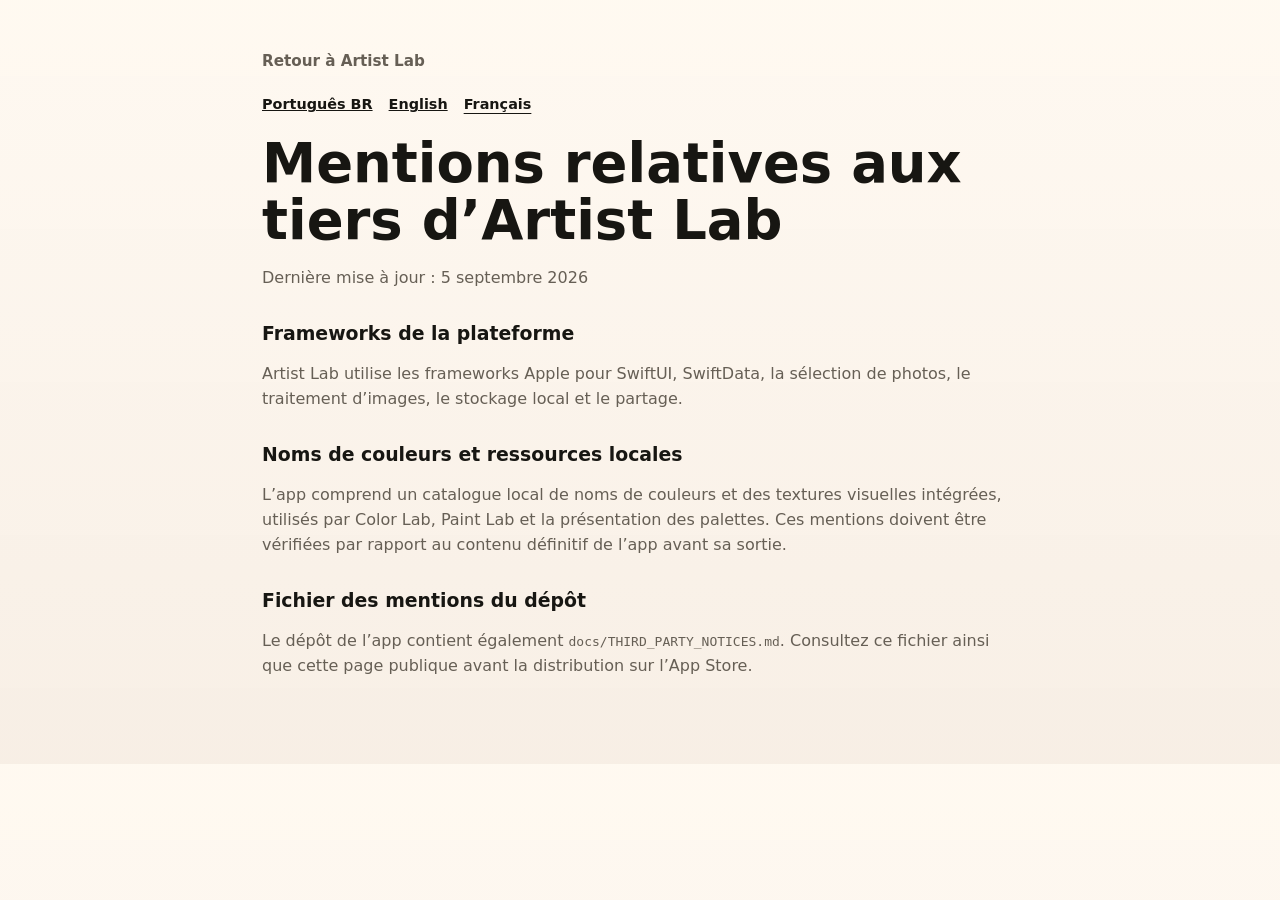
<file: fr/third-party-notices.html>
<!doctype html>
<html lang="fr">
<head>
  <meta charset="utf-8">
  <meta name="viewport" content="width=device-width, initial-scale=1">
  <title>Mentions relatives aux tiers d’Artist Lab</title>
  <link rel="stylesheet" href="../styles.css">

  <link rel="alternate" hreflang="pt-BR" href="../third-party-notices.html">
  <link rel="alternate" hreflang="en-US" href="../en/third-party-notices.html">
  <link rel="alternate" hreflang="fr" href="third-party-notices.html">
</head>
<body>
  <main class="legal-page">
    <a class="legal-back" href="index.html">Retour à Artist Lab</a>
    <nav class="language-nav" aria-label="Langue"><a href="../third-party-notices.html" lang="pt-BR" hreflang="pt-BR">Português BR</a><a href="../en/third-party-notices.html" lang="en-US" hreflang="en-US">English</a><a href="third-party-notices.html" lang="fr" hreflang="fr" aria-current="page">Français</a></nav>
    <h1>Mentions relatives aux tiers d’Artist Lab</h1>
    <p class="updated">Dernière mise à jour : 5 septembre 2026</p>

    <h2>Frameworks de la plateforme</h2>
    <p>Artist Lab utilise les frameworks Apple pour SwiftUI, SwiftData, la sélection de photos, le traitement d’images, le stockage local et le partage.</p>

    <h2>Noms de couleurs et ressources locales</h2>
    <p>L’app comprend un catalogue local de noms de couleurs et des textures visuelles intégrées, utilisés par Color Lab, Paint Lab et la présentation des palettes. Ces mentions doivent être vérifiées par rapport au contenu définitif de l’app avant sa sortie.</p>

    <h2>Fichier des mentions du dépôt</h2>
    <p>Le dépôt de l’app contient également <code>docs/THIRD_PARTY_NOTICES.md</code>. Consultez ce fichier ainsi que cette page publique avant la distribution sur l’App Store.</p>
  </main>
</body>
</html>
</file>
<file: styles.css>
:root {
  --ink: #171612;
  --muted: #665f55;
  --paper: #f7efe5;
  --paper-deep: #efe1d0;
  --surface: #fffaf2;
  --line: #d9c8b5;
  --action: #171612;
  --terracotta: #b96043;
  --ochre: #c99b42;
  --sage: #70897c;
  --blue: #384d59;
  --shadow: 0 24px 70px rgba(41, 31, 22, 0.12);
}

* {
  box-sizing: border-box;
}

html {
  scroll-behavior: smooth;
}

body {
  margin: 0;
  font-family: Inter, ui-sans-serif, system-ui, -apple-system, BlinkMacSystemFont, "Segoe UI", sans-serif;
  line-height: 1.58;
  color: var(--ink);
  background:
    linear-gradient(180deg, rgba(255, 250, 242, 0.94), rgba(247, 239, 229, 0.96)),
    var(--paper);
}

a {
  color: inherit;
}

.site-header {
  position: sticky;
  top: 0;
  z-index: 10;
  display: flex;
  align-items: center;
  justify-content: space-between;
  gap: 24px;
  padding: 18px clamp(18px, 4vw, 56px);
  background: rgba(247, 239, 229, 0.92);
  border-bottom: 1px solid rgba(217, 200, 181, 0.8);
  backdrop-filter: blur(16px);
}

.brand {
  display: inline-flex;
  align-items: center;
  gap: 10px;
  font-weight: 780;
  text-decoration: none;
}

.brand-icon {
  width: 32px;
  height: 32px;
  border-radius: 8px;
  box-shadow: 0 6px 18px rgba(41, 31, 22, 0.18);
}

.top-nav,
.site-footer nav {
  display: flex;
  flex-wrap: wrap;
  gap: 10px 18px;
  align-items: center;
}

.top-nav a,
.site-footer a,
.legal-back {
  color: var(--muted);
  font-size: 0.95rem;
  font-weight: 650;
  text-decoration: none;
}

.top-nav a:hover,
.site-footer a:hover,
.legal-back:hover {
  color: var(--ink);
}

.hero {
  display: grid;
  grid-template-columns: minmax(0, 1.02fr) minmax(300px, 0.98fr);
  gap: clamp(28px, 5vw, 76px);
  align-items: center;
  max-width: 1180px;
  min-height: calc(100vh - 84px);
  margin: 0 auto;
  padding: clamp(54px, 8vw, 96px) clamp(18px, 4vw, 56px) 42px;
}

.hero h1,
.hero-title,
.section h2,
.download-section h2,
.legal-page h1 {
  max-width: 760px;
  margin: 0;
  line-height: 1.04;
  letter-spacing: 0;
}

.hero h1 {
  font-size: 6.1rem;
}

.app-lockup {
  display: flex;
  align-items: center;
  gap: 18px;
  margin-bottom: 24px;
}

.app-lockup img {
  width: 82px;
  height: 82px;
  flex: 0 0 auto;
  border-radius: 20px;
  box-shadow: 0 18px 42px rgba(41, 31, 22, 0.22);
}

.app-lockup .eyebrow {
  margin-bottom: 6px;
}

.hero-title {
  max-width: 680px;
  font-size: 3.05rem;
  font-weight: 820;
}

.lead {
  max-width: 600px;
  margin: 22px 0 0;
  color: var(--muted);
  font-size: 1.18rem;
}

.eyebrow {
  margin: 0 0 13px;
  color: var(--terracotta);
  font-size: 0.78rem;
  font-weight: 780;
  letter-spacing: 0;
  text-transform: uppercase;
}

.hero-actions,
.download-actions {
  display: flex;
  flex-wrap: wrap;
  gap: 12px;
  margin-top: 30px;
}

.button,
.store-placeholder {
  display: inline-flex;
  align-items: center;
  justify-content: center;
  min-height: 46px;
  padding: 12px 18px;
  border: 1px solid var(--ink);
  border-radius: 8px;
  font-weight: 760;
  text-decoration: none;
}

.button.primary {
  color: var(--surface);
  background: var(--action);
}

.button.secondary {
  background: transparent;
}

.store-placeholder {
  color: var(--surface);
  background: var(--ink);
}

.trust-list,
.check-list {
  display: grid;
  gap: 9px;
  padding: 0;
  margin: 26px 0 0;
  list-style: none;
  color: var(--muted);
}

.trust-list {
  grid-template-columns: repeat(3, minmax(0, 1fr));
}

.trust-list li,
.check-list li {
  position: relative;
  padding-left: 18px;
}

.trust-list li::before,
.check-list li::before {
  position: absolute;
  left: 0;
  content: "";
  width: 7px;
  height: 7px;
  margin-top: 0.62em;
  border-radius: 50%;
  background: var(--sage);
}

.hero-visual {
  position: relative;
  display: grid;
  place-items: center;
  min-height: 610px;
}

.phone-frame,
.screen-placeholder {
  position: relative;
  display: grid;
  overflow: hidden;
  border: 1px solid var(--line);
  border-radius: 8px;
  background:
    linear-gradient(135deg, rgba(255, 250, 242, 0.92), rgba(239, 225, 208, 0.74)),
    repeating-linear-gradient(90deg, rgba(23, 22, 18, 0.035) 0 1px, transparent 1px 18px);
  box-shadow: var(--shadow);
}

.phone-frame {
  margin: 0;
  justify-self: center;
  width: min(100%, 336px);
  padding: 12px;
  border: 1px solid rgba(255, 255, 255, 0.08);
  border-radius: 42px;
  background:
    linear-gradient(145deg, #2b2926, #080807 46%, #1a1917);
  box-shadow:
    inset 0 0 0 1px rgba(255, 255, 255, 0.1),
    inset 0 -16px 34px rgba(255, 255, 255, 0.05),
    0 28px 80px rgba(41, 31, 22, 0.2);
}

.phone-frame::before {
  position: absolute;
  top: 20px;
  left: 50%;
  z-index: 2;
  width: 90px;
  height: 24px;
  border-radius: 999px;
  background: #070707;
  box-shadow: inset 0 1px 0 rgba(255, 255, 255, 0.08);
  content: "";
  transform: translateX(-50%);
}

.phone-frame img {
  display: block;
  width: 100%;
  height: 100%;
  object-fit: cover;
  border-radius: 31px;
}

.main-shot {
  aspect-ratio: 390 / 844;
  width: min(100%, 350px);
}

.tall-shot {
  aspect-ratio: 390 / 844;
}

.wide-shot {
  aspect-ratio: 390 / 844;
}

.placeholder-label {
  align-self: start;
  justify-self: start;
  padding: 7px 10px;
  color: var(--muted);
  background: rgba(255, 250, 242, 0.86);
  border: 1px dashed var(--line);
  border-radius: 8px;
  font-size: 0.82rem;
  font-weight: 720;
}

.mock-photo {
  align-self: end;
  width: 100%;
  min-height: 330px;
  border: 1px solid rgba(23, 22, 18, 0.16);
  border-radius: 8px;
  background:
    linear-gradient(145deg, rgba(183, 96, 67, 0.32), transparent 42%),
    linear-gradient(35deg, rgba(112, 137, 124, 0.44), transparent 48%),
    linear-gradient(180deg, #f4dfbc, #bfa17d 52%, #405047);
}

.mock-swatches {
  display: grid;
  grid-template-columns: repeat(5, 1fr);
  gap: 8px;
  align-self: end;
  margin-top: 14px;
}

.mock-swatches span {
  height: 48px;
  border: 1px solid rgba(23, 22, 18, 0.14);
  border-radius: 8px;
  background: var(--swatch);
}

.section {
  max-width: 1180px;
  margin: 0 auto;
  padding: clamp(58px, 9vw, 104px) clamp(18px, 4vw, 56px);
}

.band,
.split-band,
.download-section {
  max-width: none;
  background: rgba(255, 250, 242, 0.58);
  border-top: 1px solid rgba(217, 200, 181, 0.8);
  border-bottom: 1px solid rgba(217, 200, 181, 0.8);
}

.section-heading {
  max-width: 780px;
  margin-bottom: 32px;
}

.section h2,
.download-section h2 {
  font-size: 3.6rem;
}

.steps,
.principles {
  display: grid;
  grid-template-columns: repeat(3, minmax(0, 1fr));
  gap: 14px;
}

.steps article,
.principles article {
  padding: 22px;
  border: 1px solid var(--line);
  border-radius: 8px;
  background: var(--surface);
}

.step-number {
  color: var(--sage);
  font-size: 0.78rem;
  font-weight: 820;
}

h3 {
  margin: 8px 0 8px;
  line-height: 1.16;
  font-size: 1.15rem;
}

p {
  color: var(--muted);
}

.feature-grid,
.split-band {
  display: grid;
  grid-template-columns: minmax(0, 0.92fr) minmax(320px, 1.08fr);
  gap: clamp(28px, 5vw, 64px);
  align-items: center;
}

.split-band {
  padding-left: clamp(18px, 4vw, 56px);
  padding-right: clamp(18px, 4vw, 56px);
}

.feature-copy p {
  max-width: 640px;
}

.mock-wheel {
  align-self: center;
  justify-self: center;
  width: min(76%, 340px);
  aspect-ratio: 1;
  border-radius: 50%;
  background:
    radial-gradient(circle, var(--surface) 0 26%, transparent 27%),
    conic-gradient(from 20deg, #b96043, #c99b42, #70897c, #384d59, #6d5068, #b96043);
  box-shadow: inset 0 0 0 1px rgba(23, 22, 18, 0.12);
}

.mock-lines {
  align-self: end;
  height: 92px;
  border-radius: 8px;
  background:
    linear-gradient(90deg, #b96043 0 24%, transparent 24%),
    linear-gradient(90deg, transparent 0 28%, #c99b42 28% 48%, transparent 48%),
    linear-gradient(90deg, transparent 0 52%, #70897c 52% 76%, transparent 76%),
    linear-gradient(90deg, transparent 0 80%, #384d59 80% 100%);
}

.brush-row {
  height: 58px;
  border-radius: 8px;
  background:
    repeating-linear-gradient(0deg, rgba(255, 255, 255, 0.16) 0 2px, transparent 2px 7px),
    linear-gradient(90deg, transparent, var(--paint), transparent);
  filter: saturate(1.05);
}

.compact {
  padding-top: 78px;
}

.download-section {
  display: flex;
  align-items: center;
  justify-content: space-between;
  gap: 28px;
  padding: clamp(46px, 7vw, 76px) clamp(18px, 4vw, 56px);
}

.download-section > div {
  max-width: 680px;
}

.site-footer {
  display: flex;
  justify-content: space-between;
  gap: 24px;
  padding: 34px clamp(18px, 4vw, 56px);
  border-top: 1px solid var(--line);
}

.site-footer p {
  max-width: 430px;
  margin: 6px 0 0;
}

.legal-page {
  max-width: 800px;
  margin: 0 auto;
  padding: 48px 22px 70px;
}

.legal-page h1 {
  margin-top: 20px;
  font-size: 3.4rem;
}

.legal-page h2 {
  margin: 2rem 0 0.4rem;
  line-height: 1.18;
  font-size: 1.18rem;
}

.updated {
  margin-bottom: 2rem;
  color: var(--muted);
}

.legal-page a:not(.legal-back) {
  font-weight: 700;
}

@media (max-width: 900px) {
  .site-header {
    align-items: flex-start;
    flex-direction: column;
  }

  .hero,
  .feature-grid,
  .split-band,
  .download-section {
    grid-template-columns: 1fr;
  }

  .hero {
    min-height: auto;
    row-gap: 24px;
  }

  .hero-visual {
    min-height: 520px;
  }

  .main-shot,
  .tall-shot,
  .wide-shot {
    max-width: 340px;
  }

  .trust-list,
  .steps,
  .principles {
    grid-template-columns: 1fr;
  }

  .download-section,
  .site-footer {
    align-items: flex-start;
    flex-direction: column;
  }

  .hero h1 {
    font-size: 3.7rem;
  }

  .hero-title {
    font-size: 2.1rem;
  }

  .section h2,
  .download-section h2,
  .legal-page h1 {
    font-size: 2.5rem;
  }

  .lead {
    font-size: 1.12rem;
  }
}

@media (max-width: 560px) {
  .top-nav {
    gap: 8px 12px;
  }

  .hero-copy {
    display: contents;
  }

  .app-lockup {
    order: 1;
  }

  .hero-title {
    order: 2;
  }

  .lead {
    order: 3;
  }

  .hero-visual {
    order: 4;
  }

  .hero-actions {
    order: 5;
  }

  .trust-list {
    order: 6;
  }

  .hero-actions,
  .download-actions {
    align-items: stretch;
    flex-direction: column;
  }

  .button,
  .store-placeholder {
    width: 100%;
  }

  .app-lockup {
    gap: 14px;
    margin-bottom: 6px;
  }

  .app-lockup img {
    width: 58px;
    height: 58px;
    border-radius: 14px;
  }

  .hero-visual {
    min-height: 420px;
  }

  .hero h1 {
    font-size: 2.7rem;
  }

  .hero-title {
    font-size: 1.42rem;
  }

  .section h2,
  .download-section h2,
  .legal-page h1 {
    font-size: 1.95rem;
  }

  .hero {
    padding-top: 38px;
  }

  .lead {
    margin-top: 12px;
    font-size: 0.98rem;
  }
}

.language-nav {
  display: flex;
  flex-wrap: wrap;
  gap: 8px 16px;
  align-items: center;
  font-size: 0.9rem;
}

.legal-page .language-nav {
  margin: 20px 0;
}

.language-nav a[aria-current="page"] {
  font-weight: 700;
  text-decoration: underline;
  text-underline-offset: 4px;
}
</file>
